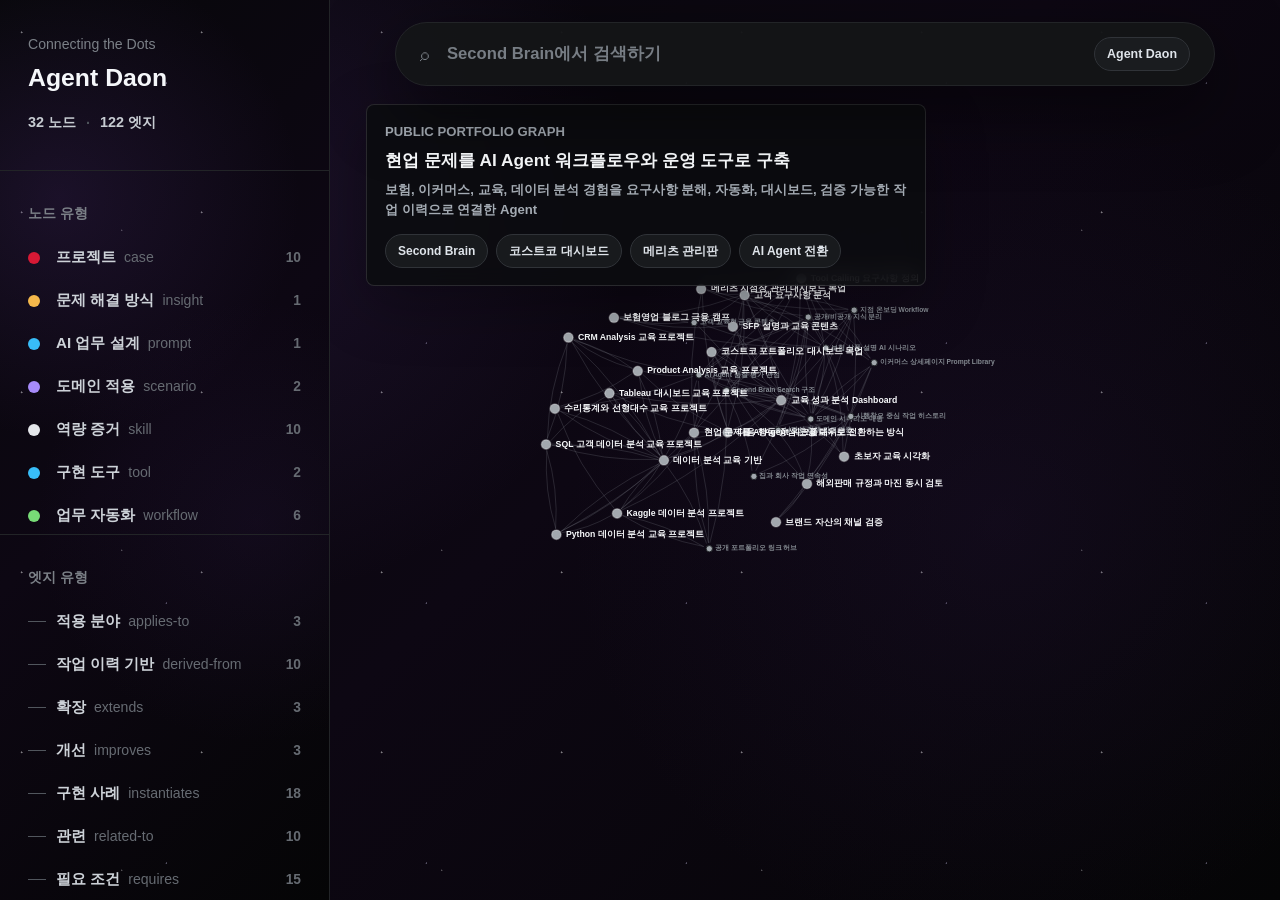
<file: index.html>
<!doctype html>
<html lang="ko">
  <head>
    <meta charset="utf-8" />
    <meta name="viewport" content="width=device-width, initial-scale=1" />
    <meta name="deploy-version" content="2026-06-12-agent-daon-header" />
    <title>Agent Daon Knowledge Graph</title>
    <link rel="stylesheet" href="./styles.css?v=mobile-touch-20260612" />
  </head>
  <body>
    <main class="graph-app" aria-label="Agent Daon knowledge graph">
      <aside class="left-sidebar" aria-label="graph filters">
        <header class="sidebar-title">
          <p>Connecting the Dots</p>
          <h1>Agent Daon</h1>
          <div class="graph-counts">
            <span id="visible-node-count">0 노드</span>
            <span class="dot-separator">·</span>
            <span id="visible-edge-count">0 엣지</span>
          </div>
        </header>

        <section class="sidebar-section">
          <h2>노드 유형</h2>
          <div id="type-filters" class="legend-list"></div>
        </section>

        <section class="sidebar-section">
          <h2>엣지 유형</h2>
          <div id="edge-filters" class="legend-list edge-list"></div>
        </section>

        <section class="sidebar-section compact-controls">
          <h2 id="layout-mode-label">자유</h2>
          <div class="text-tabs" id="layout-controls">
            <button type="button" data-layout="free" aria-pressed="true">자유</button>
            <button type="button" data-layout="type" aria-pressed="false">유형별</button>
            <button type="button" data-layout="hierarchy" aria-pressed="false">계층</button>
            <button type="button" data-layout="timeline" aria-pressed="false">시간순</button>
          </div>
        </section>

        <section class="sidebar-section compact-controls">
          <h2>노드 간격</h2>
          <div class="text-tabs" id="spacing-controls">
            <button type="button" data-spacing="0.78" aria-pressed="false">좁게</button>
            <button type="button" data-spacing="1" aria-pressed="true">보통</button>
            <button type="button" data-spacing="1.28" aria-pressed="false">넓게</button>
          </div>
        </section>

        <div class="sidebar-actions">
          <button type="button" id="reflow-button">↻ 다시 정렬</button>
          <button type="button" id="labels-button" aria-pressed="true">◌ 라벨 숨기기</button>
          <button type="button" id="reset-button">필터 초기화</button>
        </div>

        <p class="sidebar-help">
          노드를 드래그하시고 스크롤로 확대하실 수 있습니다.<br />
          클릭하시면 본문이 열립니다.
        </p>
      </aside>

      <section class="graph-area" aria-label="public knowledge graph">
        <label class="search-pill">
          <span aria-hidden="true">⌕</span>
          <input
            id="search-input"
            type="search"
            autocomplete="off"
            placeholder="Second Brain에서 검색하기"
          />
          <button type="button" id="ai-answer-button" class="ai-answer-button">Agent Daon</button>
        </label>

        <button type="button" id="mobile-filter-button" class="mobile-filter-button" aria-expanded="false">
          필터
        </button>

        <section id="search-results" class="search-results is-empty" aria-label="search results"></section>

        <section class="portfolio-brief" aria-label="portfolio summary">
          <div class="brief-copy">
            <p class="brief-kicker">PUBLIC PORTFOLIO GRAPH</p>
            <h2>현업 문제를 AI Agent 워크플로우와 운영 도구로 구축</h2>
            <p>
              보험, 이커머스, 교육, 데이터 분석 경험을 요구사항 분해, 자동화,
              대시보드, 검증 가능한 작업 이력으로 연결한 Agent
            </p>
          </div>
          <div class="brief-actions" aria-label="featured portfolio nodes">
            <button type="button" data-feature-node="second-brain-search">Second Brain</button>
            <button type="button" data-feature-node="costco-dashboard-portfolio-demo">코스트코 대시보드</button>
            <button type="button" data-feature-node="meritz-dashboard-portfolio-demo">메리츠 관리판</button>
            <button type="button" data-feature-node="ai-workflow-career-positioning">AI Agent 전환</button>
          </div>
        </section>

        <svg id="graph-svg" class="graph-svg" role="img" aria-label="public knowledge graph">
          <g id="graph-viewport">
            <g id="edge-layer"></g>
            <g id="node-layer"></g>
          </g>
        </svg>

        <section class="period-panel" aria-label="period selector">
          <div class="period-header">
            <div>
              <span class="period-kicker">기간 선택</span>
              <span id="period-label" class="period-label">전체 기간</span>
            </div>
            <button type="button" id="period-reset-button">전체 기간</button>
          </div>
          <div class="period-slider" id="period-slider">
            <input id="period-start" type="range" aria-label="기간 시작" />
            <input id="period-end" type="range" aria-label="기간 끝" />
          </div>
          <p>양쪽 핸들로 공개 노드의 작업 기간을 좁힐 수 있습니다.</p>
        </section>
      </section>

      <aside id="detail-drawer" class="detail-drawer is-empty" aria-label="selected node detail">
        <button type="button" id="detail-close" class="detail-close" aria-label="선택한 노드 닫기">×</button>
        <div id="detail-view" class="detail-view"></div>
      </aside>
    </main>

    <script src="./data/public-data.js"></script>
    <script src="./config.js"></script>
    <script src="./app.js?v=mobile-touch-20260612" defer></script>
  </body>
</html>
</file>
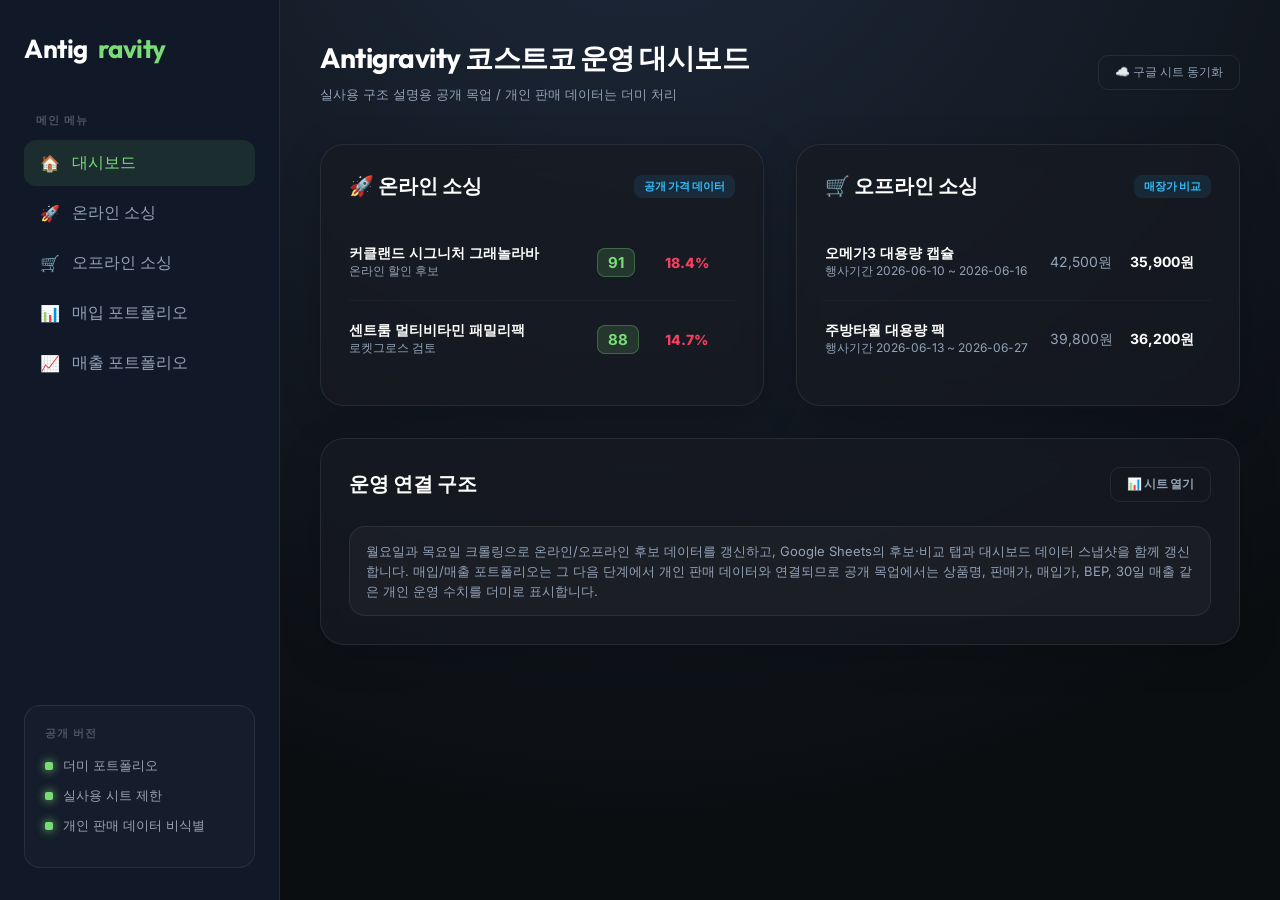
<file: demos/costco-dashboard/index.html>
<!doctype html>
<html lang="ko">
<head>
  <meta charset="utf-8" />
  <meta name="viewport" content="width=device-width, initial-scale=1" />
  <title>Costco Portfolio Dashboard Demo</title>
  <link href="https://fonts.googleapis.com/css2?family=Outfit:wght@400;600;700&family=Inter:wght@400;500;600&display=swap" rel="stylesheet">
  <style>
    :root {
      --bg-color: #0b0e11;
      --card-bg: rgba(23, 27, 34, 0.7);
      --card-border: rgba(255, 255, 255, 0.08);
      --text-primary: #ffffff;
      --text-secondary: #94a3b8;
      --primary: #78dc77;
      --primary-glow: rgba(120, 220, 119, 0.2);
      --secondary: #38bdf8;
      --accent: #f43f5e;
      --sidebar-bg: #111827;
      --warn: #f59e0b;
      --violet: #c084fc;
    }

    * { box-sizing: border-box; }
    body {
      background-color: var(--bg-color);
      background-image: radial-gradient(circle at 50% -20%, #1e293b 0%, var(--bg-color) 80%);
      color: var(--text-primary);
      font-family: "Inter", "Pretendard", sans-serif;
      margin: 0;
      display: flex;
      height: 100vh;
      overflow: hidden;
      letter-spacing: 0;
    }
    h1, h2, h3, .logo, .purchase-screen .page-title, .purchase-screen .sc-value {
      font-family: "Outfit", "Pretendard", sans-serif;
    }
    button, input, select { font: inherit; }

    aside {
      width: 280px;
      background: var(--sidebar-bg);
      border-right: 1px solid var(--card-border);
      padding: 32px 24px;
      display: flex;
      flex-direction: column;
      z-index: 100;
    }
    .logo {
      font-size: 26px;
      font-weight: 700;
      color: #fff;
      margin-bottom: 48px;
      display: flex;
      align-items: center;
      gap: 10px;
      letter-spacing: -0.5px;
    }
    .logo span { color: var(--primary); }
    .nav-group { margin-bottom: 32px; }
    .nav-label {
      font-size: 11px;
      text-transform: uppercase;
      color: #4b5563;
      font-weight: 700;
      letter-spacing: 1px;
      margin-bottom: 12px;
      margin-left: 12px;
    }
    .nav-item {
      padding: 12px 16px;
      margin-bottom: 4px;
      border-radius: 12px;
      cursor: pointer;
      transition: all 0.2s cubic-bezier(0.4, 0, 0.2, 1);
      color: var(--text-secondary);
      display: flex;
      align-items: center;
      gap: 12px;
      font-weight: 500;
      border: 0;
      background: transparent;
      width: 100%;
      text-align: left;
    }
    .nav-item:hover { background: rgba(255, 255, 255, 0.03); color: #fff; }
    .nav-item.active { background: rgba(120, 220, 119, 0.1); color: var(--primary); }
    .agent-status {
      margin-top: auto;
      background: rgba(255, 255, 255, 0.02);
      padding: 20px;
      border-radius: 16px;
      border: 1px solid var(--card-border);
    }
    .agent { display: flex; align-items: center; margin-bottom: 12px; font-size: 13px; color: #9ca3af; }
    .led {
      width: 8px;
      height: 8px;
      border-radius: 2px;
      background: var(--primary);
      margin-right: 10px;
      box-shadow: 0 0 10px var(--primary);
      animation: pulse 2s infinite;
    }
    @keyframes pulse { 0% { opacity: 0.4; } 50% { opacity: 1; } 100% { opacity: 0.4; } }

    main { flex: 1; padding: 40px; overflow-y: auto; background: transparent; }
    header { display: flex; justify-content: space-between; align-items: center; margin-bottom: 40px; gap: 20px; }
    h1 { font-size: 28px; font-weight: 700; margin: 0; letter-spacing: -0.5px; }
    .view { display: none; }
    .view.active { display: block; }
    .dashboard-grid { display: grid; grid-template-columns: repeat(2, 1fr); gap: 32px; }
    .root-card {
      background: var(--card-bg);
      backdrop-filter: blur(12px);
      -webkit-backdrop-filter: blur(12px);
      border-radius: 24px;
      padding: 28px;
      border: 1px solid var(--card-border);
      box-shadow: 0 10px 40px rgba(0,0,0,0.2);
      transition: transform 0.3s ease, box-shadow 0.3s ease;
    }
    .root-card:hover { transform: translateY(-4px); box-shadow: 0 20px 50px rgba(0,0,0,0.3); border-color: rgba(255,255,255,0.15); }
    .card-full { grid-column: span 2; }
    h2 {
      font-size: 20px;
      font-weight: 600;
      color: #fff;
      margin-top: 0;
      margin-bottom: 24px;
      display: flex;
      align-items: center;
      justify-content: space-between;
      gap: 12px;
    }
    .item-list { width: 100%; border-collapse: separate; border-spacing: 0; }
    .item-list th {
      text-align: left;
      color: #64748b;
      padding: 0 14px 16px 0;
      font-size: 12px;
      font-weight: 600;
      border-bottom: 1px solid var(--card-border);
      white-space: nowrap;
    }
    .item-list td {
      padding: 20px 14px 20px 0;
      border-bottom: 1px solid rgba(255,255,255,0.03);
      font-size: 14px;
      vertical-align: middle;
    }
    .item-list tr:last-child td { border-bottom: none; }
    .table-scroll { width: 100%; overflow-x: auto; }
    .badge { background: rgba(255, 255, 255, 0.05); padding: 4px 8px; border-radius: 6px; font-size: 11px; color: #94a3b8; font-weight: 500; }
    .source-tag { background: rgba(56, 189, 248, 0.1); color: var(--secondary); padding: 4px 10px; border-radius: 8px; font-weight: 600; font-size: 11px; display: inline-block; }
    .score-badge {
      background: rgba(120, 220, 119, 0.15);
      color: var(--primary);
      padding: 4px 10px;
      border-radius: 8px;
      font-weight: 700;
      font-size: 15px;
      border: 1px solid rgba(120, 220, 119, 0.3);
      display: inline-block;
    }
    .tag-row { display: flex; flex-wrap: wrap; gap: 6px; margin-top: 8px; }
    .tag { padding: 2px 8px; border-radius: 4px; font-size: 11px; font-weight: 600; display: inline-block; }
    .tag-home { background: rgba(56, 189, 248, 0.15); color: var(--secondary); border: 1px solid rgba(56, 189, 248, 0.3); }
    .tag-rocket { background: rgba(244, 63, 94, 0.15); color: var(--accent); border: 1px solid rgba(244, 63, 94, 0.3); }
    .profit-box { background: rgba(255,255,255,0.03); border: 1px solid var(--card-border); padding: 10px; border-radius: 12px; font-size: 12px; }
    .profit-val { font-size: 14px; font-weight: 700; color: var(--primary); }
    .filter-tab {
      padding: 8px 16px;
      font-size: 13px;
      font-weight: 500;
      color: var(--text-secondary);
      cursor: pointer;
      border-radius: 10px;
      transition: 0.2s;
      border: 0;
      background: transparent;
    }
    .filter-tab:hover { background: rgba(255,255,255,0.05); color: #fff; }
    .filter-tab.active { background: var(--primary); color: #000; font-weight: 700; }
    .filter-panel {
      display: none;
      align-items: center;
      gap: 8px;
      flex-wrap: wrap;
      margin: -10px 0 18px;
      padding: 12px 14px;
      border: 1px solid var(--card-border);
      border-radius: 12px;
      background: rgba(255,255,255,0.025);
    }
    .filter-panel.open { display: flex; }
    .filter-label { color: var(--text-secondary); font-size: 12px; font-weight: 700; margin-right: 4px; }
    .cat-chip {
      border: 1px solid var(--card-border);
      background: rgba(255,255,255,0.04);
      color: var(--text-secondary);
      border-radius: 999px;
      padding: 6px 11px;
      font-size: 12px;
      font-weight: 700;
      cursor: pointer;
    }
    .cat-chip:hover { color: #fff; border-color: rgba(120,220,119,0.35); }
    .cat-chip.active { background: rgba(120,220,119,0.14); border-color: rgba(120,220,119,0.42); color: var(--primary); }
    .img-thumb-lg { width: 128px; height: 128px; object-fit: cover; border-radius: 12px; background: linear-gradient(135deg, rgba(120,220,119,.2), rgba(56,189,248,.18)); border: 1px solid var(--card-border); }
    .img-thumb-md { width: 108px; height: 108px; object-fit: cover; border-radius: 12px; background: linear-gradient(135deg, rgba(120,220,119,.2), rgba(56,189,248,.18)); border: 1px solid var(--card-border); }
    .cell-name { font-weight: 600; }
    .cell-name-lg { font-weight: 600; font-size: 15px; }
    .cell-id { font-size: 12px; color: var(--text-secondary); }
    .cell-id-xs { font-size: 11px; color: var(--text-secondary); margin-top: 4px; }
    .cell-price-online { color: var(--text-secondary); }
    .cell-price-offline { font-weight: 700; }
    .cell-diff { color: var(--secondary); font-weight: 700; }
    .cell-promo { color: var(--accent); font-weight: 600; font-size: 13px; }
    .disc-high { color: var(--accent); font-weight: 800; }
    .disc-high-lg { color: var(--accent); font-weight: 800; font-size: 15px; }
    .cat1-label { font-size: 12px; font-weight: 700; color: var(--primary); }
    .cat2-label { font-size: 11px; color: var(--text-secondary); }
    .price-label-sm { font-size: 12px; color: var(--text-secondary); }
    .price-val-sm { font-size: 12px; font-weight: 600; color: #fff; }
    .action-btn {
      background: rgba(56, 189, 248, 0.1);
      color: var(--secondary);
      border: 1px solid rgba(56, 189, 248, 0.3);
      padding: 8px 14px;
      border-radius: 10px;
      font-weight: 700;
      cursor: pointer;
      white-space: nowrap;
    }
    .sheet-btn {
      background: none;
      border: 1px solid var(--card-border);
      color: var(--text-secondary);
      padding: 8px 16px;
      border-radius: 10px;
      font-size: 12px;
      cursor: pointer;
    }
    .toolbar-like {
      display: flex;
      flex-wrap: wrap;
      gap: 10px;
      align-items: center;
      margin-bottom: 22px;
      padding: 16px;
      background: rgba(255,255,255,0.02);
      border: 1px solid var(--card-border);
      border-radius: 18px;
    }

    .purchase-screen {
      --p-bg: #0b0e11;
      --p-card: rgba(23,27,34,0.85);
      --p-border: rgba(255,255,255,0.08);
      --p-primary: #78dc77;
      --p-primary-g: rgba(120,220,119,0.15);
      --p-secondary: #38bdf8;
      --p-accent: #f43f5e;
      --p-warn: #f59e0b;
      --p-text1: #ffffff;
      --p-text2: #94a3b8;
      --p-text3: #4b5563;
    }
    .purchase-screen .page { max-width: 1400px; margin: 0 auto; padding: 0 0 24px; }
    .purchase-screen .page-header { display: flex; justify-content: space-between; align-items: center; margin-bottom: 32px; flex-wrap: wrap; gap: 16px; }
    .purchase-screen .page-title { font-size: 26px; font-weight: 700; display: flex; align-items: center; gap: 10px; }
    .purchase-screen .status-bar { font-size: 12px; color: var(--p-text3); margin-top: 8px; }
    .purchase-screen .controls { display: flex; gap: 10px; align-items: center; flex-wrap: wrap; }
    .purchase-screen .btn-refresh,
    .purchase-screen .btn-reparse,
    .purchase-screen .btn-sync {
      background: var(--p-card);
      color: #fff;
      border: 1px solid var(--p-border);
      padding: 8px 18px;
      border-radius: 10px;
      font-size: 13px;
      font-weight: 600;
      cursor: pointer;
      display: flex;
      align-items: center;
      gap: 6px;
      transition: .2s;
    }
    .purchase-screen .btn-reparse { background: rgba(56,189,248,0.1); color: var(--p-secondary); border-color: rgba(56,189,248,0.3); }
    .purchase-screen .btn-sync { background: rgba(244,63,94,0.12); color: #fb7185; border-color: rgba(244,63,94,0.3); }
    .purchase-screen .summary-grid { display: grid; grid-template-columns: repeat(5, 1fr); gap: 16px; margin-bottom: 28px; }
    .purchase-screen .summary-card {
      background: var(--p-card);
      border: 1px solid var(--p-border);
      border-radius: 18px;
      padding: 22px 24px;
      backdrop-filter: blur(10px);
      transition: transform .2s;
    }
    .purchase-screen .summary-card:hover { transform: translateY(-3px); }
    .purchase-screen .sc-label { font-size: 11px; color: var(--p-text3); font-weight: 700; text-transform: uppercase; letter-spacing: .8px; margin-bottom: 10px; }
    .purchase-screen .sc-value { font-size: 26px; font-weight: 700; }
    .purchase-screen .sc-sub { font-size: 12px; color: var(--p-text2); margin-top: 4px; }
    .purchase-screen .col-green { color: var(--p-primary); }
    .purchase-screen .col-red { color: var(--p-accent); }
    .purchase-screen .col-blue { color: var(--p-secondary); }
    .purchase-screen .col-warn { color: var(--p-warn); }
    .purchase-screen .card {
      background: var(--p-card);
      border: 1px solid var(--p-border);
      border-radius: 20px;
      padding: 24px 28px;
      backdrop-filter: blur(10px);
      margin-bottom: 20px;
    }
    .purchase-screen .card-header { display: flex; justify-content: space-between; align-items: center; margin-bottom: 20px; gap: 12px; flex-wrap: wrap; }
    .purchase-screen .card-title { font-size: 16px; font-weight: 600; display: flex; align-items: center; gap: 8px; }
    .purchase-screen .tab-bar { display: flex; gap: 6px; margin-bottom: 20px; background: rgba(255,255,255,0.03); padding: 4px; border-radius: 12px; width: fit-content; }
    .purchase-screen .tab-btn { padding: 8px 18px; border-radius: 9px; border: none; background: transparent; color: var(--p-text2); font-size: 13px; font-weight: 600; cursor: pointer; }
    .purchase-screen .tab-btn.active { background: rgba(120,220,119,0.12); color: var(--p-primary); }
    .purchase-screen .tbl { width: 100%; border-collapse: separate; border-spacing: 0; font-size: 13px; }
    .purchase-screen .tbl th { color: var(--p-text3); font-weight: 700; font-size: 11px; text-transform: uppercase; letter-spacing: .6px; padding: 0 12px 14px 0; border-bottom: 1px solid var(--p-border); text-align: left; white-space: nowrap; }
    .purchase-screen .tbl td { padding: 14px 12px 14px 0; border-bottom: 1px solid rgba(255,255,255,0.03); vertical-align: middle; }
    .purchase-screen .tag-type, .purchase-screen .margin-chip, .sales-screen .badge {
      display: inline-block;
      padding: 3px 10px;
      border-radius: 6px;
      font-size: 11px;
      font-weight: 700;
    }
    .purchase-screen .tag-profit { background: rgba(120,220,119,0.12); color: var(--p-primary); }
    .purchase-screen .tag-loss { background: rgba(244,63,94,0.12); color: var(--p-accent); }
    .purchase-screen .tag-nodata { background: rgba(255,255,255,0.05); color: var(--p-text3); }
    .purchase-screen .coupang-logo { font-size: 11px; background: rgba(244,63,94,0.1); color: #fb7185; border: 1px solid rgba(244,63,94,0.25); padding: 3px 9px; border-radius: 5px; font-weight: 700; letter-spacing: .5px; }
    .purchase-screen .coupang-logo.growth { background: rgba(120,220,119,0.1); color: var(--p-primary); border-color: rgba(120,220,119,0.25); }
    .purchase-screen .cq-tab-group { display: flex; gap: 4px; background: rgba(255,255,255,0.05); border-radius: 8px; padding: 3px; }
    .purchase-screen .cq-tab { padding: 4px 14px; border-radius: 6px; border: none; background: transparent; color: var(--p-text3); font-size: 12px; font-weight: 700; cursor: pointer; letter-spacing: .5px; }
    .purchase-screen .cq-tab.active-wing { background: rgba(244,63,94,0.2); color: #fb7185; }
    .purchase-screen .cq-tab.active-growth { background: rgba(120,220,119,0.2); color: var(--p-primary); }
    .purchase-screen .cq-name, .purchase-screen .cq-option { white-space: normal; overflow-wrap: anywhere; word-break: keep-all; line-height: 1.45; }
    .purchase-screen .cq-name { font-weight: 500; font-size: 13px; }
    .purchase-screen .cq-option { color: var(--p-text2); font-size: 12px; }
    .purchase-screen .cq-price-cell, .purchase-screen .cq-number-cell { white-space: nowrap; font-family: "Outfit", sans-serif; font-weight: 600; }
    .purchase-screen .code-badge { background: rgba(255,255,255,0.05); color: var(--p-text2); padding: 3px 8px; border-radius: 5px; font-size: 11px; font-family: monospace; }
    .purchase-screen .rg-stock-pill { display: inline-block; padding: 2px 8px; border-radius: 10px; font-size: 11px; font-weight: 700; }
    .purchase-screen .rg-stock-pill.in-stock { background: rgba(120,220,119,0.15); color: var(--p-primary); }
    .purchase-screen .rg-stock-pill.no-stock { background: rgba(244,63,94,0.1); color: var(--p-accent); }
    .purchase-screen .inbound-pill { display: inline-block; padding: 2px 7px; border-radius: 10px; font-size: 11px; font-weight: 700; white-space: nowrap; background: rgba(234,179,8,0.14); color: #eab308; }

    .sales-screen {
      --s-bg: #101418;
      --s-panel: #151b21;
      --s-panel-2: #1b232b;
      --s-line: rgba(255,255,255,0.08);
      --s-text: #eef4f8;
      --s-muted: #9aa8b2;
      --s-soft: #6f7e89;
      --s-green: #78dc77;
      --s-blue: #38bdf8;
      --s-amber: #f5b84b;
      --s-red: #fb7185;
      --s-violet: #c084fc;
      font-family: "Pretendard", "Noto Sans KR", system-ui, sans-serif;
    }
    .sales-screen .page { width: min(1500px, 100%); margin: 0 auto; padding: 0 0 42px; }
    .sales-screen .page-header { display: flex; justify-content: space-between; align-items: flex-start; gap: 16px; margin-bottom: 20px; }
    .sales-screen .title { font-size: clamp(24px, 3vw, 34px); line-height: 1.15; font-weight: 800; }
    .sales-screen .status { margin-top: 8px; color: var(--s-muted); font-size: 13px; }
    .sales-screen .controls { display: flex; justify-content: flex-end; align-items: center; gap: 8px; flex-wrap: wrap; }
    .sales-screen .btn {
      min-height: 36px;
      border: 1px solid var(--s-line);
      border-radius: 8px;
      padding: 7px 11px;
      background: var(--s-panel-2);
      color: var(--s-text);
      cursor: pointer;
      font-size: 13px;
      font-weight: 700;
    }
    .sales-screen .btn.active { background: rgba(120,220,119,0.16); border-color: rgba(120,220,119,0.38); color: var(--s-green); }
    .sales-screen .date-input {
      min-height: 36px;
      border: 1px solid var(--s-line);
      border-radius: 8px;
      padding: 7px 10px;
      background: var(--s-panel-2);
      color: var(--s-text);
      font-size: 12px;
      font-weight: 700;
    }
    .sales-screen .date-sep { color: var(--s-muted); font-weight: 800; }
    .sales-screen .summary-grid { display: grid; grid-template-columns: repeat(6, minmax(0, 1fr)); gap: 10px; margin-bottom: 14px; }
    .sales-screen .summary-card { min-width: 0; min-height: 112px; border: 1px solid var(--s-line); border-radius: 8px; background: var(--s-panel); padding: 15px; }
    .sales-screen .label { color: var(--s-muted); font-size: 12px; font-weight: 800; }
    .sales-screen .value { margin-top: 10px; font-size: clamp(21px, 2.1vw, 29px); line-height: 1.05; font-weight: 850; overflow-wrap: anywhere; }
    .sales-screen .sub { margin-top: 8px; color: var(--s-soft); font-size: 12px; line-height: 1.35; }
    .sales-screen .panel { border: 1px solid var(--s-line); border-radius: 8px; background: var(--s-panel); overflow: hidden; margin-bottom: 14px; }
    .sales-screen .panel-head { display: flex; justify-content: space-between; align-items: center; gap: 12px; padding: 15px; border-bottom: 1px solid var(--s-line); }
    .sales-screen .panel-title { font-size: 16px; font-weight: 850; }
    .sales-screen .trend-chart { position: relative; min-height: 310px; padding: 16px; }
    .sales-screen .chart-svg { display: block; width: 100%; height: 280px; }
    .sales-screen .legend { display: flex; gap: 14px; align-items: center; flex-wrap: wrap; color: var(--s-muted); font-size: 12px; font-weight: 700; }
    .sales-screen .legend-item { display: inline-flex; align-items: center; gap: 6px; }
    .sales-screen .legend-line { width: 18px; height: 3px; border-radius: 999px; display: inline-block; }
    .sales-screen .toolbar { display: flex; gap: 8px; align-items: center; flex-wrap: wrap; }
    .sales-screen .table-wrap { width: 100%; overflow-x: auto; }
    .sales-screen table { width: 100%; min-width: 1450px; border-collapse: collapse; table-layout: fixed; }
    .sales-screen th, .sales-screen td { padding: 10px 8px; border-bottom: 1px solid var(--s-line); text-align: left; vertical-align: middle; }
    .sales-screen th { color: var(--s-muted); font-size: 11px; font-weight: 850; }
    .sales-screen .sort-btn { border: 0; background: transparent; color: inherit; font-weight: 850; cursor: pointer; padding: 0; }
    .sales-screen .sort-btn.active { color: var(--s-blue); }
    .sales-screen .name { font-weight: 800; line-height: 1.35; }
    .sales-screen .option { margin-top: 4px; color: var(--s-soft); font-size: 12px; }
    .sales-screen .num { font-weight: 800; white-space: nowrap; }
    .sales-screen .positive { color: var(--s-green); }
    .sales-screen .negative { color: var(--s-red); }
    .sales-screen .muted { color: var(--s-soft); }
    .sales-screen .badge.wing { background: rgba(251,113,133,0.13); color: var(--s-red); }
    .sales-screen .badge.growth { background: rgba(120,220,119,0.13); color: var(--s-green); }
    .sales-screen .badge.good { background: rgba(120,220,119,0.13); color: var(--s-green); }
    .sales-screen .badge.warn { background: rgba(245,184,75,0.13); color: var(--s-amber); }
    .sales-screen .badge.bad { background: rgba(251,113,133,0.13); color: var(--s-red); }

    .public-note {
      color: var(--text-secondary);
      background: rgba(255,255,255,0.03);
      border: 1px solid var(--card-border);
      border-radius: 16px;
      padding: 14px 16px;
      margin-bottom: 20px;
      line-height: 1.55;
      font-size: 13px;
    }
    .public-note strong { color: #fff; }
    .private-dummy { color: var(--warn); }
    ::-webkit-scrollbar { width: 8px; height: 8px; }
    ::-webkit-scrollbar-track { background: transparent; }
    ::-webkit-scrollbar-thumb { background: rgba(255,255,255,0.1); border-radius: 4px; }
    ::-webkit-scrollbar-thumb:hover { background: rgba(255,255,255,0.2); }

    @media (max-width: 1100px) {
      body { display: block; height: auto; overflow: auto; }
      aside { width: auto; min-height: auto; }
      main { padding: 24px; overflow: visible; }
      .dashboard-grid { grid-template-columns: 1fr; }
      .card-full { grid-column: auto; }
      .purchase-screen .summary-grid, .sales-screen .summary-grid { grid-template-columns: repeat(2, minmax(0, 1fr)); }
      .sales-screen .page-header, .purchase-screen .page-header, header { flex-direction: column; align-items: stretch; }
    }
  </style>
</head>
<body>
  <aside>
    <div class="logo">Antig<span>ravity</span></div>
    <div class="nav-group">
      <div class="nav-label">메인 메뉴</div>
      <button class="nav-item active" type="button" data-view-target="dashboard">🏠 <span>대시보드</span></button>
      <button class="nav-item" type="button" data-view-target="online">🚀 <span>온라인 소싱</span></button>
      <button class="nav-item" type="button" data-view-target="offline">🛒 <span>오프라인 소싱</span></button>
      <button class="nav-item" type="button" data-view-target="purchase">📊 <span>매입 포트폴리오</span></button>
      <button class="nav-item" type="button" data-view-target="sales">📈 <span>매출 포트폴리오</span></button>
    </div>
    <div class="agent-status">
      <div class="nav-label" style="margin-left:0; margin-bottom:16px">공개 버전</div>
      <div class="agent"><div class="led"></div>더미 포트폴리오</div>
      <div class="agent"><div class="led"></div>실사용 시트 제한</div>
      <div class="agent"><div class="led"></div>개인 판매 데이터 비식별</div>
    </div>
  </aside>

  <main>
    <section class="view active" id="dashboard">
      <header>
        <div>
          <h1>Antigravity 코스트코 운영 대시보드</h1>
          <div style="margin-top:8px;color:var(--text-secondary);font-size:13px">실사용 구조 설명용 공개 목업 / 개인 판매 데이터는 더미 처리</div>
        </div>
        <button class="sheet-btn js-restricted" type="button">☁️ 구글 시트 동기화</button>
      </header>

      <div class="dashboard-grid">
        <div class="root-card">
          <h2><span>🚀 온라인 소싱</span><span class="source-tag">공개 가격 데이터</span></h2>
          <table class="item-list">
            <tbody>
              <tr>
                <td><div class="cell-name">커클랜드 시그니처 그래놀라바</div><div class="price-label-sm">온라인 할인 후보</div></td>
                <td><span class="score-badge">91</span></td>
                <td><span class="disc-high">18.4%</span></td>
              </tr>
              <tr>
                <td><div class="cell-name">센트룸 멀티비타민 패밀리팩</div><div class="price-label-sm">로켓그로스 검토</div></td>
                <td><span class="score-badge">88</span></td>
                <td><span class="disc-high">14.7%</span></td>
              </tr>
            </tbody>
          </table>
        </div>

        <div class="root-card">
          <h2><span>🛒 오프라인 소싱</span><span class="source-tag">매장가 비교</span></h2>
          <table class="item-list">
            <tbody>
              <tr>
                <td><div class="cell-name">오메가3 대용량 캡슐</div><div class="price-label-sm">행사기간 2026-06-10 ~ 2026-06-16</div></td>
                <td class="cell-price-online">42,500원</td>
                <td class="cell-price-offline">35,900원</td>
              </tr>
              <tr>
                <td><div class="cell-name">주방타월 대용량 팩</div><div class="price-label-sm">행사기간 2026-06-13 ~ 2026-06-27</div></td>
                <td class="cell-price-online">39,800원</td>
                <td class="cell-price-offline">36,200원</td>
              </tr>
            </tbody>
          </table>
        </div>

        <div class="root-card card-full">
          <h2><span>운영 연결 구조</span><button class="sheet-btn js-restricted" type="button">📊 시트 열기</button></h2>
          <div class="public-note" style="margin-bottom:0">
            월요일과 목요일 크롤링으로 온라인/오프라인 후보 데이터를 갱신하고, Google Sheets의 후보·비교 탭과 대시보드 데이터 스냅샷을 함께 갱신합니다.
            매입/매출 포트폴리오는 그 다음 단계에서 개인 판매 데이터와 연결되므로 공개 목업에서는 상품명, 판매가, 매입가, BEP, 30일 매출 같은 개인 운영 수치를 더미로 표시합니다.
          </div>
        </div>
      </div>
    </section>

    <section class="view" id="online">
      <header>
        <div style="display:flex;align-items:center;gap:20px;flex-wrap:wrap">
          <h1>🚀 온라인 소싱 (Online Sourcing)</h1>
          <span style="background:rgba(56,189,248,0.1);color:var(--secondary);padding:6px 16px;border-radius:20px;font-size:13px;font-weight:600;border:1px solid rgba(56,189,248,0.3)">고가치 온라인 상품 자동 선별</span>
        </div>
      </header>
      <div class="toolbar-like">
        <div style="display:flex;gap:8px;background:rgba(0,0,0,0.2);padding:4px;border-radius:12px">
          <button class="filter-tab active" type="button" data-online-cat="all">전체</button>
          <button class="filter-tab" type="button" data-online-cat="food">🍎 식품</button>
          <button class="filter-tab" type="button" data-online-cat="nonfood">💄 비식품</button>
        </div>
        <input type="text" placeholder="상품명 검색..." style="background:rgba(255,255,255,0.05);border:1px solid var(--card-border);color:#fff;padding:8px 14px;border-radius:10px;font-size:13px;width:180px">
        <select style="background:rgba(255,255,255,0.05);border:1px solid var(--card-border);color:#fff;padding:8px 14px;border-radius:10px;font-size:13px">
          <option>모든 태그</option>
          <option>로켓그로스 추천</option>
          <option>재택소싱 가능</option>
        </select>
      </div>
      <div class="filter-panel" id="online-cat2-panel">
        <span class="filter-label">상세 카테고리</span>
        <div id="online-cat2-options" style="display:flex;gap:8px;flex-wrap:wrap"></div>
      </div>
      <div class="root-card card-full">
        <h2><span>💎 소싱 가치 선별 리스트</span><button class="sheet-btn js-restricted" type="button">📊 시트 열기</button></h2>
        <div class="table-scroll">
          <table class="item-list">
            <thead>
              <tr>
                <th>이미지</th>
                <th>상품 정보</th>
                <th>분류</th>
                <th>소싱 점수</th>
                <th>가격 비교 (온/오프)</th>
                <th>수익 시뮬레이션</th>
                <th>할인율</th>
                <th>이동</th>
              </tr>
            </thead>
            <tbody id="online-sourcing-body"></tbody>
          </table>
        </div>
      </div>
    </section>

    <section class="view" id="offline">
      <header>
        <div style="display:flex;align-items:center;gap:15px;flex-wrap:wrap">
          <h1>🛒 오프라인 소싱 (Offline Sourcing)</h1>
          <button class="sheet-btn js-restricted" type="button">📊 Google Sheets</button>
        </div>
        <div style="background:var(--primary-glow);color:var(--primary);padding:8px 20px;border-radius:120px;font-size:13px;font-weight:600;border:1px solid rgba(120,220,119,0.3)">🔥 오프라인이 더 저렴한 전략 품목</div>
      </header>
      <div class="root-card card-full">
        <h2>
          <span>📦 추천 소싱 목록</span>
          <span style="font-size:12px;color:var(--text-secondary);font-weight:400">온라인 대비 가격 우위 품목</span>
          <button class="sheet-btn" id="offline-category-toggle" type="button">카테고리</button>
        </h2>
        <div class="filter-panel" id="offline-category-panel">
          <span class="filter-label">카테고리</span>
          <div id="offline-category-options" style="display:flex;gap:8px;flex-wrap:wrap"></div>
        </div>
        <div class="table-scroll">
          <table class="item-list">
            <thead>
              <tr>
                <th>이미지</th>
                <th>상품 정보</th>
                <th>카테고리</th>
                <th>온라인가</th>
                <th>오프라인가</th>
                <th>할인율</th>
                <th>예상이익</th>
                <th>행사기간</th>
              </tr>
            </thead>
            <tbody id="offline-sourcing-body"></tbody>
          </table>
        </div>
      </div>
    </section>

    <section class="view purchase-screen" id="purchase">
      <div class="page">
        <div class="page-header">
          <div>
            <div class="page-title">📦 매입 포트폴리오</div>
            <div class="status-bar">공개 목업: 개인 판매 상품명과 운영 수치 더미 처리</div>
          </div>
          <div class="controls">
            <button class="btn-refresh js-restricted" type="button">📈 매출</button>
            <button class="btn-reparse js-restricted" type="button">🧾 영수증</button>
            <button class="btn-sync js-restricted" type="button">🛒 동기화</button>
            <button class="btn-refresh js-restricted" type="button">📦 입고</button>
          </div>
        </div>

        <div class="summary-grid">
          <div class="summary-card"><div class="sc-label">총 매입 (소계)</div><div class="sc-value" style="color:#94a3b8">₩4,280,000</div><div class="sc-sub">더미 구매 36건</div></div>
          <div class="summary-card"><div class="sc-label">실 매입 (구매가)</div><div class="sc-value col-green">₩3,940,000</div><div class="sc-sub">쿠폰 반영 후</div></div>
          <div class="summary-card"><div class="sc-label">예상 매출</div><div class="sc-value col-blue">₩5,620,000</div><div class="sc-sub">판매가 더미 기준</div></div>
          <div class="summary-card"><div class="sc-label">예상 이익</div><div class="sc-value col-green">₩712,000</div><div class="sc-sub">BEP 더미 기준</div></div>
          <div class="summary-card"><div class="sc-label">확인 필요</div><div class="sc-value col-warn">4</div><div class="sc-sub">입고/매핑 점검</div></div>
        </div>

        <div class="card">
          <div class="card-header">
            <span class="card-title">🛒 쿠팡 판매 현황 <span class="coupang-logo" id="cq-mode-label">WING</span></span>
            <div style="display:flex;gap:10px;align-items:center;flex-wrap:wrap">
              <div class="cq-tab-group">
                <button class="cq-tab active-wing" id="cq-tab-wing" type="button" onclick="setPurchaseTab('wing')">WING</button>
                <button class="cq-tab" id="cq-tab-growth" type="button" onclick="setPurchaseTab('growth')">GROWTH</button>
              </div>
              <button class="btn-sync js-restricted" type="button">동기화</button>
            </div>
          </div>
          <div style="overflow-x:auto">
            <table class="tbl" id="purchase-wing-table">
              <thead>
                <tr>
                  <th>상품명</th><th>수익성</th><th>마진율</th><th>마진액</th><th>판매가</th><th>매입가</th><th>BEP</th><th>30일 판매</th><th>30일 매출</th><th>옵션</th><th>옵션ID</th>
                </tr>
              </thead>
              <tbody id="purchase-wing-body"></tbody>
            </table>
            <table class="tbl" id="purchase-growth-table" style="display:none;min-width:1380px">
              <thead>
                <tr>
                  <th>상품명</th><th>수익성</th><th>마진율</th><th>마진액</th><th>판매가</th><th>매입가</th><th>BEP</th><th>30일 판매</th><th>30일 매출</th><th>재고</th><th>입고</th><th>옵션</th><th>옵션ID</th>
                </tr>
              </thead>
              <tbody id="purchase-growth-body"></tbody>
            </table>
          </div>
        </div>

        <div class="card">
          <div class="card-header"><span class="card-title">📋 매입 상세</span><button class="btn-refresh js-restricted" type="button">코스트코 매입 이력</button></div>
          <div style="overflow-x:auto">
            <table class="tbl">
              <thead>
                <tr><th>날짜</th><th>상품명</th><th>코드</th><th>카테고리</th><th>수량</th><th>단가</th><th>소계</th><th>할인코드</th><th>구매가</th><th>확인필요</th><th>유형</th></tr>
              </thead>
              <tbody id="purchase-detail-body"></tbody>
            </table>
          </div>
        </div>
      </div>
    </section>

    <section class="view sales-screen" id="sales">
      <div class="page">
        <div class="page-header">
          <div>
            <div class="title">매출 포트폴리오</div>
            <div class="status">공개 목업: 판매 상품명, 판매가, 매입가, BEP, 매출액 더미 처리</div>
          </div>
          <div class="controls">
            <input class="date-input" id="sales-start-date" type="date" value="2026-06-01" aria-label="매출 시작일">
            <span class="date-sep">~</span>
            <input class="date-input" id="sales-end-date" type="date" value="2026-06-16" aria-label="매출 종료일">
            <button class="btn active" id="sales-date-apply" type="button">기간 적용</button>
            <button class="btn js-restricted" type="button">매입</button>
            <button class="btn js-restricted" type="button">전체 동기화</button>
          </div>
        </div>

        <section class="summary-grid" aria-label="매출 요약">
          <div class="summary-card"><div class="label">해당 기간 매출</div><div class="value" id="sales-summary-revenue">₩0</div><div class="sub" id="sales-summary-range">더미 일별 매출 합계</div></div>
          <div class="summary-card"><div class="label">판매수량</div><div class="value" id="sales-summary-units">0개</div><div class="sub">Wing + Growth</div></div>
          <div class="summary-card"><div class="label">예상 매출총이익</div><div class="value positive" id="sales-summary-profit">₩0</div><div class="sub">더미 BEP 기준</div></div>
          <div class="summary-card"><div class="label">평균 마진율</div><div class="value" id="sales-summary-margin">0%</div><div class="sub">더미 판매가 기준</div></div>
          <div class="summary-card"><div class="label">상품/옵션수</div><div class="value" id="sales-summary-count">0</div><div class="sub">공개 표시용</div></div>
          <div class="summary-card"><div class="label">재고 위험 / 지연</div><div class="value negative" id="sales-summary-risk">0</div><div class="sub">운영 확인 대상</div></div>
        </section>

        <section class="panel trend-panel">
          <div class="panel-head">
            <div>
              <div class="panel-title">판매량 & 매출 트렌드</div>
              <div class="status" id="sales-chart-status">주문 API 기준 일별 집계 더미</div>
            </div>
            <div class="toolbar">
              <button class="btn active" type="button" data-sales-range="30">30일</button>
              <button class="btn" type="button" data-sales-range="14">14일</button>
              <button class="btn" type="button" data-sales-range="7">7일</button>
              <button class="btn" type="button">WING</button>
              <button class="btn" type="button">GROWTH</button>
              <button class="btn js-restricted" type="button">차트 동기화</button>
              <button class="btn js-restricted" type="button">보정</button>
            </div>
          </div>
          <div class="trend-chart">
            <div class="legend">
              <span class="legend-item"><span class="legend-line" style="background:#f5b84b"></span>판매량</span>
              <span class="legend-item"><span class="legend-line" style="background:#38bdf8"></span>매출</span>
            </div>
            <svg class="chart-svg" id="sales-trend-svg" viewBox="0 0 900 280" role="img" aria-label="일별 판매량과 매출 트렌드"></svg>
          </div>
        </section>

        <section class="panel">
          <div class="panel-head">
            <div>
              <div class="panel-title">상품별 매출</div>
              <div class="status" id="sales-table-status">더미 상품 / 개인 판매 데이터 비식별</div>
            </div>
            <div class="toolbar">
              <button class="btn active" type="button">전체</button>
              <button class="btn" type="button">WING</button>
              <button class="btn" type="button">GROWTH</button>
              <input class="search" type="search" placeholder="상품명, 옵션, 옵션ID 검색" style="min-height:36px;border:1px solid var(--s-line);border-radius:8px;background:var(--s-panel-2);color:var(--s-text);padding:7px 11px">
            </div>
          </div>
          <div class="table-wrap">
            <table>
              <thead>
                <tr>
                  <th><button class="sort-btn">상품명</button></th><th><button class="sort-btn">채널</button></th><th><button class="sort-btn">수익성</button></th><th><button class="sort-btn">현재가</button></th><th><button class="sort-btn">실판매가</button></th><th><button class="sort-btn">매입가</button></th><th><button class="sort-btn">BEP</button></th><th><button class="sort-btn">마진액</button></th><th><button class="sort-btn">마진율</button></th><th><button class="sort-btn">30일 판매</button></th><th><button class="sort-btn active">30일 매출</button></th><th><button class="sort-btn">예상 이익</button></th><th><button class="sort-btn">재고</button></th><th><button class="sort-btn">입고</button></th><th>옵션ID</th>
                </tr>
              </thead>
              <tbody id="sales-product-body"></tbody>
            </table>
          </div>
        </section>
      </div>
    </section>
  </main>

  <script src="./public-sourcing-data.js"></script>
  <script>
    const restrictedMessage = "클릭시 해당 시트로 이동합니다.(공개버전 제한)";
    const syncRestrictedMessage = "공개버전 제한된 기능입니다.";
    const sourcingData = window.COSTCO_PUBLIC_SOURCING_DATA || { online: [], offline: [] };
    const sourcingState = {
      onlineCat: "all",
      onlineCat2: "all",
      offlineCategory: "all",
      offlinePanelOpen: false
    };
    const fmtWon = (value) => `₩${Math.round(value || 0).toLocaleString("ko-KR")}`;
    const fmtPlainWon = (value) => `${Math.round(value || 0).toLocaleString("ko-KR")}원`;
    const escapeHtml = (value) => String(value ?? "").replace(/[&<>"']/g, (char) => ({
      "&": "&amp;",
      "<": "&lt;",
      ">": "&gt;",
      '"': "&quot;",
      "'": "&#39;"
    }[char]));

    const purchaseWingItems = Array.from({ length: 12 }, (_, index) => {
      const salePrice = 31900 + index * 2300;
      const cost = 21800 + index * 1700;
      const bep = cost + 3200 + (index % 4) * 550;
      const units = 7 + ((index * 5) % 31);
      return {
        name: `더미 판매상품 W-${String(index + 1).padStart(2, "0")}`,
        status: salePrice > bep + 2200 ? "수익" : "점검",
        option: index % 3 === 0 ? "세트 옵션" : "기본 옵션",
        id: `DM-W${String(index + 1).padStart(2, "0")}`,
        salePrice, cost, bep, units
      };
    });

    const purchaseGrowthItems = Array.from({ length: 12 }, (_, index) => {
      const salePrice = 38900 + index * 3100;
      const cost = 27100 + index * 2300;
      const bep = cost + 3900 + (index % 5) * 700;
      const units = 5 + ((index * 7) % 34);
      return {
        name: `더미 판매상품 G-${String(index + 1).padStart(2, "0")}`,
        status: salePrice > bep + 3000 ? "핵심" : "재고 위험",
        option: index % 4 === 0 ? "묶음 옵션" : "기본 옵션",
        id: `DM-G${String(index + 1).padStart(2, "0")}`,
        salePrice, cost, bep, units,
        stock: index % 5 === 0 ? 0 : 4 + ((index * 3) % 18),
        inbound: index % 5 === 0 ? "미확인 2" : `입고중 ${2 + (index % 7)}`
      };
    });

    const purchaseDetailItems = Array.from({ length: 18 }, (_, index) => {
      const qty = 3 + ((index * 4) % 16);
      const unit = 14900 + index * 1900;
      const subtotal = qty * unit;
      const purchase = subtotal - (index % 4) * 4500;
      return {
        date: `2026-06-${String(1 + (index % 16)).padStart(2, "0")}`,
        name: `더미 매입상품 ${String(index + 1).padStart(2, "0")}`,
        code: `DM-CT${String(index + 1).padStart(2, "0")}`,
        category: ["건강기능식품", "생활용품", "식품", "디지털/가전"][index % 4],
        qty, unit, subtotal, purchase,
        coupon: index % 3 === 0 ? `DM-CP${index + 1}` : "-",
        check: index % 6 === 0 ? "가격점검" : "정상",
        type: index % 2 === 0 ? "영수증" : "온라인 주문"
      };
    });

    const salesProducts = Array.from({ length: 14 }, (_, index) => {
      const channel = index % 3 === 0 ? "GROWTH" : "WING";
      const currentPrice = 29900 + index * 3600;
      const actualPrice = currentPrice - (index % 4) * 700;
      const cost = 19800 + index * 2500;
      const bep = cost + 3100 + (index % 5) * 650;
      return {
        name: `더미 판매상품 ${String(index + 1).padStart(2, "0")}`,
        option: index % 4 === 0 ? "세트 옵션" : "기본 옵션",
        id: `DM-S${String(index + 1).padStart(2, "0")}`,
        channel, currentPrice, actualPrice, cost, bep,
        stock: index % 6 === 0 ? 0 : 5 + ((index * 4) % 21),
        inbound: index % 6 === 0 ? "지연 확인" : (index % 4 === 0 ? "입고중" : "정상")
      };
    });

    function formatDateLocal(date) {
      const year = date.getFullYear();
      const month = String(date.getMonth() + 1).padStart(2, "0");
      const day = String(date.getDate()).padStart(2, "0");
      return `${year}-${month}-${day}`;
    }

    const salesDates = Array.from({ length: 30 }, (_, index) => {
      const date = new Date(2026, 4, 18);
      date.setDate(date.getDate() + index);
      return formatDateLocal(date);
    });

    function onlineCatKey(item) {
      if (item.cat1 === "식품") return "food";
      if (item.cat1 === "비식품") return "nonfood";
      return "other";
    }

    function currentOnlineRows() {
      return sourcingData.online.filter((item) => {
        const catMatch = sourcingState.onlineCat === "all" || onlineCatKey(item) === sourcingState.onlineCat;
        const cat2Match = sourcingState.onlineCat2 === "all" || item.cat2 === sourcingState.onlineCat2;
        return catMatch && cat2Match;
      });
    }

    function renderOnlineCat2Options() {
      const panel = document.getElementById("online-cat2-panel");
      const options = document.getElementById("online-cat2-options");
      if (!panel || !options) return;
      if (sourcingState.onlineCat === "all") {
        panel.classList.remove("open");
        options.innerHTML = "";
        sourcingState.onlineCat2 = "all";
        return;
      }
      const cat2Values = [...new Set(sourcingData.online
        .filter((item) => onlineCatKey(item) === sourcingState.onlineCat)
        .map((item) => item.cat2 || "-"))].sort();
      panel.classList.add("open");
      options.innerHTML = [
        `<button class="cat-chip ${sourcingState.onlineCat2 === "all" ? "active" : ""}" type="button" data-online-cat2="all">전체</button>`,
        ...cat2Values.map((cat2) =>
          `<button class="cat-chip ${sourcingState.onlineCat2 === cat2 ? "active" : ""}" type="button" data-online-cat2="${escapeHtml(cat2)}">${escapeHtml(cat2)}</button>`
        )
      ].join("");
    }

    function renderOnlineSourcingRows() {
      const tbody = document.getElementById("online-sourcing-body");
      if (!tbody) return;
      renderOnlineCat2Options();
      const rows = currentOnlineRows();
      tbody.innerHTML = rows.map((item) => {
        const tagHtml = (item.tags || []).map((tag) =>
          `<span class="tag ${tag.includes("로켓") ? "tag-rocket" : "tag-home"}">${escapeHtml(tag)}</span>`
        ).join("");
        const comparePrice = item.discount_price || item.online_price || 0;
        const diff = item.offline_price > 0 ? comparePrice - item.offline_price : 0;
        const margin = (item.coupang_est || 0) - comparePrice;
        return `
          <tr>
            <td><img src="${escapeHtml(item.image_url)}" loading="lazy" class="img-thumb-md" onerror="this.style.display='none'"></td>
            <td>
              <div class="cell-name">${escapeHtml(item.name)}</div>
              <div class="cell-id-xs">ID: ${escapeHtml(item.id)}</div>
              <div class="tag-row">${tagHtml}</div>
            </td>
            <td><div class="cat1-label">${escapeHtml(item.cat1)}</div><div class="cat2-label">${escapeHtml(item.cat2)}</div></td>
            <td><div class="score-badge">${Math.round(item.score || 0)}점</div></td>
            <td>
              <div class="price-label-sm">온라인(정가): ${fmtPlainWon(item.online_price)}</div>
              <div class="price-label-sm" style="color:#38bdf8">할인가: ${item.discount_price ? fmtPlainWon(item.discount_price) : "-"}</div>
              <div class="price-val-sm">매장가: ${item.offline_price ? fmtPlainWon(item.offline_price) : "-"}</div>
              ${diff > 0 ? `<div class="diff-note trend-up">(차액: +${fmtPlainWon(diff)})</div>` : ""}
            </td>
            <td><div class="profit-box"><div>예상가</div><div class="profit-val">${fmtPlainWon(item.coupang_est)}</div><div class="${margin >= 0 ? "trend-up" : "trend-down"}">${margin >= 0 ? "+" : ""}${fmtPlainWon(margin)}</div></div></td>
            <td class="${item.discount_rate >= 20 ? "disc-high-lg" : "disc-normal"}">${(item.discount_rate || 0).toFixed(1)}%</td>
            <td><button class="action-btn js-online-open" type="button" data-url="${escapeHtml(item.url)}">↗ 이동</button></td>
          </tr>`;
      }).join("");
    }

    function currentOfflineRows() {
      return sourcingData.offline.filter((item) =>
        sourcingState.offlineCategory === "all" || item.category === sourcingState.offlineCategory
      );
    }

    function renderOfflineCategoryOptions() {
      const panel = document.getElementById("offline-category-panel");
      const options = document.getElementById("offline-category-options");
      if (!panel || !options) return;
      panel.classList.toggle("open", sourcingState.offlinePanelOpen);
      const categories = [...new Set(sourcingData.offline.map((item) => item.category || "기타"))].sort();
      options.innerHTML = [
        `<button class="cat-chip ${sourcingState.offlineCategory === "all" ? "active" : ""}" type="button" data-offline-category="all">전체</button>`,
        ...categories.map((category) =>
          `<button class="cat-chip ${sourcingState.offlineCategory === category ? "active" : ""}" type="button" data-offline-category="${escapeHtml(category)}">${escapeHtml(category)}</button>`
        )
      ].join("");
    }

    function renderOfflineSourcingRows() {
      const tbody = document.getElementById("offline-sourcing-body");
      if (!tbody) return;
      renderOfflineCategoryOptions();
      tbody.innerHTML = currentOfflineRows().map((item) => {
        const diff = (item.online_price || 0) - (item.offline_price || 0);
        return `
          <tr>
            <td><img src="${escapeHtml(item.image_url)}" loading="lazy" class="img-thumb-lg" onerror="this.style.display='none'"></td>
            <td><div class="cell-name">${escapeHtml(item.name)}</div><div class="cell-id-xs">ID: ${escapeHtml(item.id)}</div></td>
            <td><span class="badge">${escapeHtml(item.category)}</span></td>
            <td class="cell-price-online">${fmtPlainWon(item.online_price)}</td>
            <td class="cell-price-offline">${fmtPlainWon(item.offline_price)}</td>
            <td class="${item.discount_rate >= 0.2 ? "disc-high" : "disc-normal"}">${((item.discount_rate || 0) * 100).toFixed(1)}%</td>
            <td class="cell-diff">+${fmtPlainWon(diff)}</td>
            <td class="cell-promo">${escapeHtml(item.promo_period || "-")}</td>
          </tr>`;
      }).join("");
    }

    function renderPurchaseRows() {
      const wingBody = document.getElementById("purchase-wing-body");
      const growthBody = document.getElementById("purchase-growth-body");
      const detailBody = document.getElementById("purchase-detail-body");
      wingBody.innerHTML = purchaseWingItems.map((item) => purchaseRow(item, false)).join("");
      growthBody.innerHTML = purchaseGrowthItems.map((item) => purchaseRow(item, true)).join("");
      detailBody.innerHTML = purchaseDetailItems.map((item) => `
        <tr>
          <td>${item.date}</td><td>${escapeHtml(item.name)}</td><td>${item.code}</td><td>${item.category}</td><td>${item.qty}</td>
          <td>${fmtWon(item.unit)}</td><td>${fmtWon(item.subtotal)}</td><td>${item.coupon}</td><td>${fmtWon(item.purchase)}</td>
          <td><span class="tag-type ${item.check === "정상" ? "tag-profit" : "tag-loss"}">${item.check}</span></td><td>${item.type}</td>
        </tr>`).join("");
    }

    function purchaseRow(item, hasGrowthFields) {
      const margin = item.salePrice - item.bep;
      const marginRate = item.salePrice ? (margin / item.salePrice) * 100 : 0;
      const statusClass = margin >= 0 ? "tag-profit" : "tag-loss";
      const base = `
        <td><div class="cq-name">${escapeHtml(item.name)}</div></td>
        <td><span class="margin-chip ${statusClass}">${escapeHtml(item.status)}</span></td>
        <td class="cq-number-cell ${margin >= 0 ? "col-green" : "col-red"}">${marginRate.toFixed(1)}%</td>
        <td class="cq-price-cell ${margin >= 0 ? "col-green" : "col-red"}">${fmtWon(margin)}</td>
        <td class="cq-price-cell">${fmtWon(item.salePrice)}</td>
        <td class="cq-price-cell">${fmtWon(item.cost)}</td>
        <td class="cq-price-cell">${fmtWon(item.bep)}</td>
        <td class="cq-number-cell">${item.units}개</td>
        <td class="cq-price-cell">${fmtWon(item.salePrice * item.units)}</td>`;
      const growth = hasGrowthFields
        ? `<td><span class="rg-stock-pill ${item.stock > 0 ? "in-stock" : "no-stock"}">${item.stock}개</span></td><td><span class="inbound-pill">${escapeHtml(item.inbound)}</span></td>`
        : "";
      return `<tr>${base}${growth}<td><div class="cq-option">${escapeHtml(item.option)}</div></td><td><span class="code-badge">${escapeHtml(item.id)}</span></td></tr>`;
    }

    function getSalesUnits(productIndex, dateIndex) {
      return (productIndex * 3 + dateIndex * 2 + (dateIndex % 5)) % 7;
    }

    function getSelectedSalesDates() {
      const startInput = document.getElementById("sales-start-date");
      const endInput = document.getElementById("sales-end-date");
      let start = startInput.value || salesDates[0];
      let end = endInput.value || salesDates[salesDates.length - 1];
      if (start > end) [start, end] = [end, start];
      return salesDates.filter((date) => date >= start && date <= end);
    }

    function renderSalesPortfolio() {
      const selectedDates = getSelectedSalesDates();
      const selectedSet = new Set(selectedDates);
      const productRows = salesProducts.map((product, productIndex) => {
        const units = salesDates.reduce((sum, date, dateIndex) =>
          selectedSet.has(date) ? sum + getSalesUnits(productIndex, dateIndex) : sum, 0);
        const revenue = units * product.actualPrice;
        const margin = product.actualPrice - product.bep;
        const profit = units * margin;
        return { ...product, units, revenue, margin, profit, marginRate: product.actualPrice ? (margin / product.actualPrice) * 100 : 0 };
      }).sort((a, b) => b.revenue - a.revenue);

      const totals = productRows.reduce((acc, row) => {
        acc.units += row.units;
        acc.revenue += row.revenue;
        acc.profit += row.profit;
        return acc;
      }, { units: 0, revenue: 0, profit: 0 });
      const riskCount = productRows.filter((row) => row.stock <= 2 || row.inbound.includes("지연")).length;
      const marginRate = totals.revenue ? (totals.profit / totals.revenue) * 100 : 0;

      document.getElementById("sales-summary-revenue").textContent = fmtWon(totals.revenue);
      document.getElementById("sales-summary-range").textContent = `${selectedDates[0] || "-"} ~ ${selectedDates[selectedDates.length - 1] || "-"} 기준`;
      document.getElementById("sales-summary-units").textContent = `${totals.units.toLocaleString("ko-KR")}개`;
      document.getElementById("sales-summary-profit").textContent = fmtWon(totals.profit);
      document.getElementById("sales-summary-margin").textContent = `${marginRate.toFixed(1)}%`;
      document.getElementById("sales-summary-count").textContent = productRows.length;
      document.getElementById("sales-summary-risk").textContent = riskCount;
      document.getElementById("sales-chart-status").textContent = `${selectedDates.length}일 선택 / 주문 API 기준 일별 집계 더미`;
      document.getElementById("sales-table-status").textContent = `${productRows.length}개 더미 상품 / 개인 판매 데이터 비식별`;

      document.getElementById("sales-product-body").innerHTML = productRows.map((row) => `
        <tr>
          <td><div class="name">${escapeHtml(row.name)}</div><div class="option">${escapeHtml(row.option)}</div></td>
          <td><span class="badge ${row.channel === "GROWTH" ? "growth" : "wing"}">${row.channel}</span></td>
          <td><span class="badge ${row.margin >= 0 ? "good" : "bad"}">${row.margin >= 0 ? "수익" : "주의"}</span></td>
          <td class="num">${fmtWon(row.currentPrice)}</td><td class="num">${fmtWon(row.actualPrice)}</td><td class="num">${fmtWon(row.cost)}</td><td class="num">${fmtWon(row.bep)}</td>
          <td class="num ${row.margin >= 0 ? "positive" : "negative"}">${fmtWon(row.margin)}</td><td class="num ${row.marginRate >= 0 ? "positive" : "negative"}">${row.marginRate.toFixed(1)}%</td>
          <td class="num">${row.units}</td><td class="num">${fmtWon(row.revenue)}</td><td class="num ${row.profit >= 0 ? "positive" : "negative"}">${fmtWon(row.profit)}</td>
          <td>${row.stock}</td><td>${escapeHtml(row.inbound)}</td><td><span class="badge">${escapeHtml(row.id)}</span></td>
        </tr>`).join("");

      renderSalesChart(selectedDates);
    }

    function renderSalesChart(selectedDates) {
      const svg = document.getElementById("sales-trend-svg");
      const daily = selectedDates.map((date) => {
        const dateIndex = salesDates.indexOf(date);
        const units = salesProducts.reduce((sum, _, productIndex) => sum + getSalesUnits(productIndex, dateIndex), 0);
        const revenue = salesProducts.reduce((sum, product, productIndex) => sum + getSalesUnits(productIndex, dateIndex) * product.actualPrice, 0);
        return { date, units, revenue };
      });
      const maxUnits = Math.max(1, ...daily.map((d) => d.units));
      const maxRevenue = Math.max(1, ...daily.map((d) => d.revenue));
      const point = (value, max, index) => {
        const x = daily.length <= 1 ? 60 : 60 + (index * 740) / (daily.length - 1);
        const y = 230 - (value / max) * 190;
        return `${x.toFixed(1)},${y.toFixed(1)}`;
      };
      const unitPoints = daily.map((d, i) => point(d.units, maxUnits, i)).join(" ");
      const revenuePoints = daily.map((d, i) => point(d.revenue, maxRevenue, i)).join(" ");
      const labels = daily.filter((_, i) => i === 0 || i === daily.length - 1 || i % Math.ceil(Math.max(1, daily.length / 6)) === 0);
      svg.innerHTML = `
        <line x1="52" y1="38" x2="816" y2="38" stroke="rgba(154,168,178,.16)" />
        <line x1="52" y1="86" x2="816" y2="86" stroke="rgba(154,168,178,.16)" />
        <line x1="52" y1="134" x2="816" y2="134" stroke="rgba(154,168,178,.16)" />
        <line x1="52" y1="182" x2="816" y2="182" stroke="rgba(154,168,178,.16)" />
        <line x1="52" y1="230" x2="816" y2="230" stroke="rgba(154,168,178,.16)" />
        <polyline fill="none" stroke="#f5b84b" stroke-width="3" points="${unitPoints}" />
        <polyline fill="none" stroke="#38bdf8" stroke-width="3" points="${revenuePoints}" />
        <g fill="#f5b84b">${daily.map((d, i) => `<circle cx="${point(d.units, maxUnits, i).split(",")[0]}" cy="${point(d.units, maxUnits, i).split(",")[1]}" r="3"/>`).join("")}</g>
        <g fill="#38bdf8">${daily.map((d, i) => `<circle cx="${point(d.revenue, maxRevenue, i).split(",")[0]}" cy="${point(d.revenue, maxRevenue, i).split(",")[1]}" r="3"/>`).join("")}</g>
        <g fill="#6f7e89" font-size="12">${labels.map((d) => {
          const i = daily.indexOf(d);
          const x = daily.length <= 1 ? 50 : 50 + (i * 740) / (daily.length - 1);
          return `<text x="${x.toFixed(1)}" y="258">${Number(d.date.slice(5, 7))}/${Number(d.date.slice(8, 10))}</text>`;
        }).join("")}</g>`;
    }

    function setSalesRange(days) {
      const end = new Date(2026, 5, 16);
      const start = new Date(end);
      start.setDate(end.getDate() - days + 1);
      document.getElementById("sales-start-date").value = formatDateLocal(start);
      document.getElementById("sales-end-date").value = formatDateLocal(end);
      document.querySelectorAll("[data-sales-range]").forEach((button) => {
        button.classList.toggle("active", button.dataset.salesRange === String(days));
      });
      renderSalesPortfolio();
    }

    function renderDemoData() {
      renderOnlineSourcingRows();
      renderOfflineSourcingRows();
      renderPurchaseRows();
      renderSalesPortfolio();
    }

    document.querySelectorAll("[data-view-target]").forEach((button) => {
      button.addEventListener("click", () => {
        const target = button.dataset.viewTarget;
        document.querySelectorAll("[data-view-target]").forEach((item) => {
          item.classList.toggle("active", item === button);
        });
        document.querySelectorAll(".view").forEach((view) => {
          view.classList.toggle("active", view.id === target);
        });
      });
    });

    function setPurchaseTab(tab) {
      document.getElementById("cq-tab-wing").className = "cq-tab" + (tab === "wing" ? " active-wing" : "");
      document.getElementById("cq-tab-growth").className = "cq-tab" + (tab === "growth" ? " active-growth" : "");
      const label = document.getElementById("cq-mode-label");
      label.textContent = tab === "wing" ? "WING" : "GROWTH";
      label.className = tab === "wing" ? "coupang-logo" : "coupang-logo growth";
      document.getElementById("purchase-wing-table").style.display = tab === "wing" ? "" : "none";
      document.getElementById("purchase-growth-table").style.display = tab === "growth" ? "" : "none";
    }

    document.getElementById("sales-date-apply").addEventListener("click", renderSalesPortfolio);
    document.querySelectorAll("[data-sales-range]").forEach((button) => {
      button.addEventListener("click", () => setSalesRange(Number(button.dataset.salesRange)));
    });

    document.querySelectorAll("[data-online-cat]").forEach((button) => {
      button.addEventListener("click", () => {
        sourcingState.onlineCat = button.dataset.onlineCat;
        sourcingState.onlineCat2 = "all";
        document.querySelectorAll("[data-online-cat]").forEach((item) => {
          item.classList.toggle("active", item === button);
        });
        renderOnlineSourcingRows();
      });
    });

    document.getElementById("offline-category-toggle").addEventListener("click", () => {
      sourcingState.offlinePanelOpen = !sourcingState.offlinePanelOpen;
      renderOfflineCategoryOptions();
    });

    document.addEventListener("click", (event) => {
      const onlineCat2 = event.target.closest("[data-online-cat2]");
      if (onlineCat2) {
        sourcingState.onlineCat2 = onlineCat2.dataset.onlineCat2;
        renderOnlineSourcingRows();
        return;
      }

      const offlineCategory = event.target.closest("[data-offline-category]");
      if (offlineCategory) {
        sourcingState.offlineCategory = offlineCategory.dataset.offlineCategory;
        renderOfflineSourcingRows();
        return;
      }

      const onlineOpen = event.target.closest(".js-online-open");
      if (onlineOpen) {
        const url = onlineOpen.getAttribute("data-url");
        if (url) window.open(url, "_blank", "noopener");
      }
    });

    renderDemoData();

    document.querySelectorAll(".js-restricted").forEach((button) => {
      button.addEventListener("click", () => {
        const message = button.textContent.includes("동기화") ? syncRestrictedMessage : restrictedMessage;
        window.alert(message);
      });
    });
  </script>
</body>
</html>
</file>
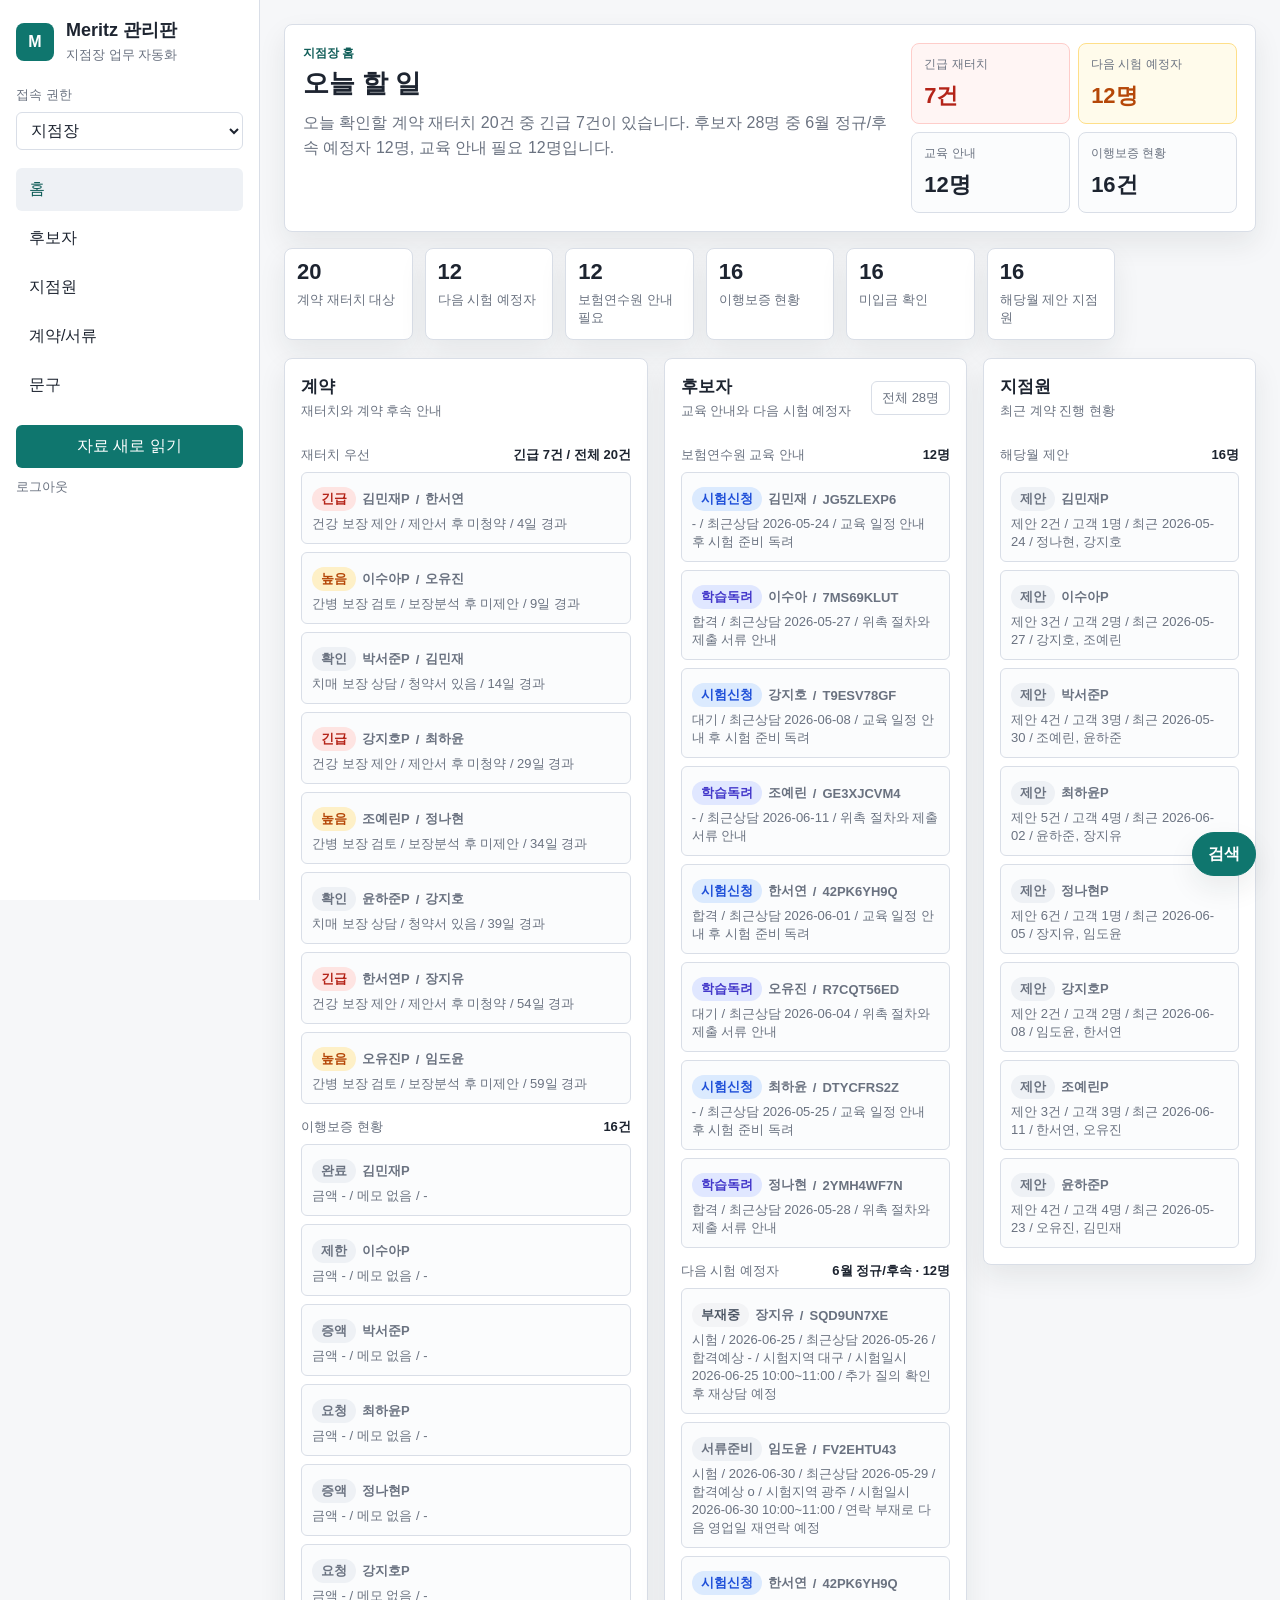
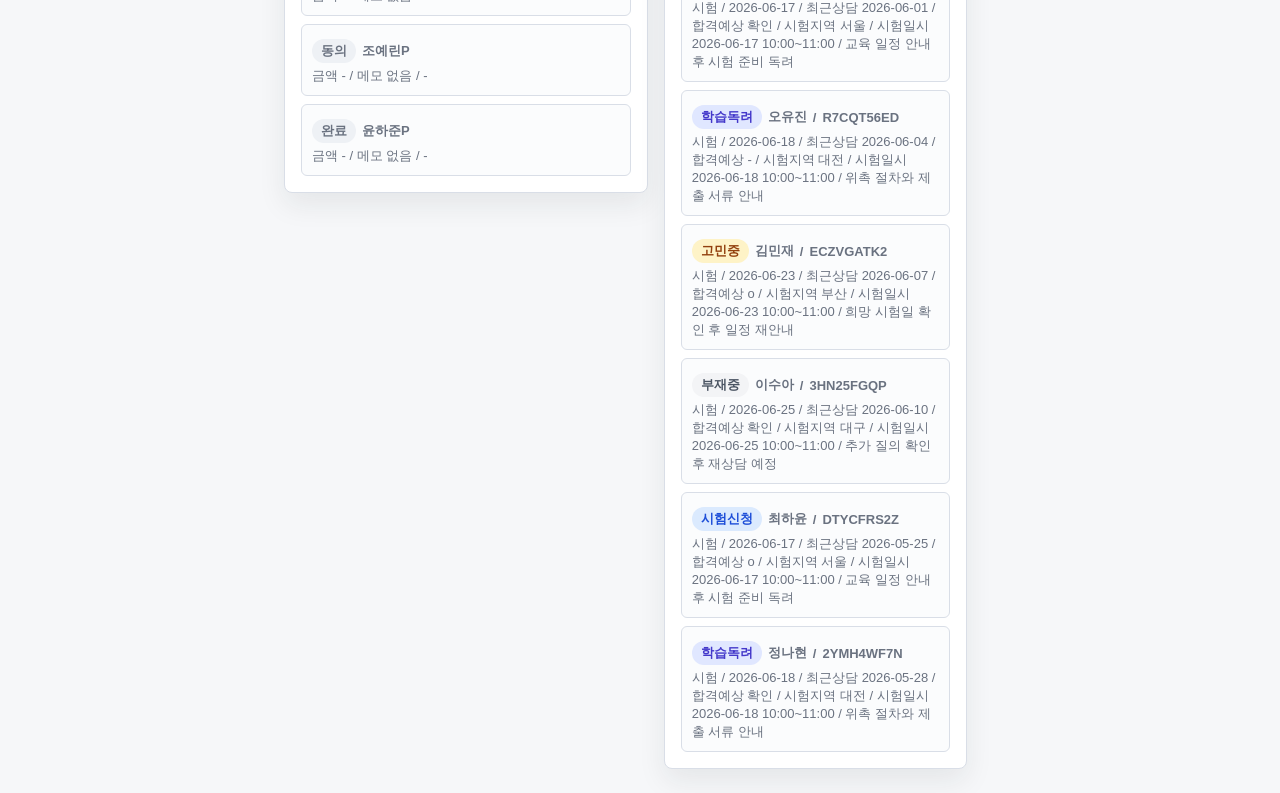
<file: demos/meritz-dashboard/index.html>
<!doctype html>
<html lang="ko">
  <head>
    <meta charset="utf-8" />
    <meta name="viewport" content="width=device-width, initial-scale=1" />
    <title>Meritz 지점장 관리판</title>
    <link rel="stylesheet" href="./styles.css" />
  </head>
  <body>
    <div class="app-shell">
      <aside class="sidebar">
        <div class="brand">
          <div class="brand-mark">M</div>
          <div>
            <h1>Meritz 관리판</h1>
            <p>지점장 업무 자동화</p>
          </div>
        </div>

        <label class="role-switch">
          <span>접속 권한</span>
          <select id="roleSelect">
            <option value="manager">지점장</option>
            <option value="education">교육 매니저</option>
          </select>
        </label>

        <nav class="nav" aria-label="주요 메뉴">
          <button class="nav-item active" data-page="dashboard">홈</button>
          <button class="nav-item" data-page="candidates">후보자</button>
          <button class="nav-item manager-only" data-page="staff">지점원</button>
          <button class="nav-item manager-only" data-page="contracts">계약/서류</button>
          <button class="nav-item" data-page="messages">문구</button>
        </nav>

        <button id="refreshButton" class="refresh-button">자료 새로 읽기</button>
        <a class="logout-link" href="#" data-demo-restricted>로그아웃</a>
        <p id="refreshStatus" class="refresh-status"></p>
      </aside>

      <main class="main">
        <section id="dashboard" class="page active">
          <div class="dashboard-hero">
            <div>
              <span class="eyebrow">지점장 홈</span>
              <h2>오늘 할 일</h2>
              <p id="dashboardNarrative">오늘 처리할 업무를 불러오는 중입니다.</p>
            </div>
            <div id="dashboardPriority" class="priority-strip"></div>
          </div>

          <div id="summaryCards" class="metric-grid compact-metrics"></div>

          <section id="dashboardFocus" class="panel dashboard-focus hidden">
            <div class="panel-header">
              <div>
                <h3 id="dashboardFocusTitle">대상 목록</h3>
                <p id="dashboardFocusSubtitle">선택한 항목의 대상자입니다.</p>
              </div>
              <div class="focus-actions">
                <input id="dashboardFocusSearch" class="search-input" placeholder="이름/코드/내용 검색" />
                <button id="dashboardFocusReset" class="secondary-button small-button">전체 업무판</button>
              </div>
            </div>
            <div id="dashboardFocusList" class="compact-list task-list"></div>
          </section>

          <div id="dashboardLanes" class="dashboard-lanes">
            <section class="panel task-lane manager-only">
              <div class="panel-header">
                <div>
                  <h3>계약</h3>
                  <p>재터치와 계약 후속 안내</p>
                </div>
              </div>
              <div class="lane-section">
                <div class="lane-title">
                  <span>재터치 우선</span>
                  <strong id="retouchUrgencyLabel">0건</strong>
                </div>
                <div id="homeRetouch" class="compact-list task-list"></div>
              </div>
              <div class="lane-section">
                <div class="lane-title">
                  <span>이행보증 현황</span>
                  <strong id="guaranteeLabel">0건</strong>
                </div>
                <div id="homeGuarantee" class="compact-list task-list"></div>
              </div>
            </section>

            <section class="panel task-lane manager-only">
              <div class="panel-header">
                <div>
                  <h3>후보자</h3>
                  <p>교육 안내와 다음 시험 예정자</p>
                </div>
                <span id="homeCandidateTotal" class="count-badge">전체 0명</span>
              </div>
              <div class="lane-section">
                <div class="lane-title">
                  <span>보험연수원 교육 안내</span>
                  <strong id="trainingLabel">0명</strong>
                </div>
                <div id="homeTraining" class="compact-list task-list"></div>
              </div>
              <div class="lane-section">
                <div class="lane-title">
                  <span>다음 시험 예정자</span>
                  <strong id="staleCandidateLabel">0명</strong>
                </div>
                <div id="homeCandidates" class="compact-list task-list"></div>
              </div>
            </section>

            <section class="panel task-lane">
              <div class="panel-header">
                <div>
                  <h3>지점원</h3>
                  <p>최근 계약 진행 현황</p>
                </div>
              </div>
              <div class="lane-section">
                <div class="lane-title">
                  <span>해당월 제안</span>
                  <strong id="inactiveStaffLabel">0명</strong>
                </div>
                <div id="homeStaff" class="compact-list task-list"></div>
              </div>
            </section>
          </div>
        </section>

        <section id="candidates" class="page">
          <div class="page-header">
            <div>
              <h2>후보자 관리</h2>
              <p>배양코드 기준으로 후보자현황과 상담현황을 묶었습니다.</p>
            </div>
            <div class="header-actions">
              <span id="candidateTotalBadge" class="count-badge">전체 후보자 0명</span>
              <input id="candidateSearch" class="search-input" placeholder="이름 또는 배양코드 검색" />
            </div>
          </div>
          <div class="filter-row candidate-filters">
            <label class="filter-select">
              <span>진행</span>
              <select id="candidateStatusFilter"></select>
            </label>
            <label class="filter-select">
              <span>합격</span>
              <select id="candidatePassFilter"></select>
            </label>
            <label class="filter-select">
              <span>위촉</span>
              <select id="candidateAppointFilter"></select>
            </label>
            <button id="candidateScheduleToggle" class="filter-chip" type="button">시험일정</button>
            <button id="candidateStaleToggle" class="filter-chip" type="button">장기 미터치</button>
          </div>
          <section id="candidateSchedulePanel" class="schedule-panel hidden">
            <div class="schedule-header">
              <div>
                <h3>26.6~9월 자격시험 신청안내</h3>
                <p>확정된 시험일정은 협회 공지와 시험장 상황에 따라 변경될 수 있습니다.</p>
              </div>
              <button id="candidateScheduleClose" class="secondary-button small-button" type="button">닫기</button>
            </div>
            <div class="exam-schedule-wrap">
              <table class="exam-schedule-table">
                <thead>
                  <tr class="month-row">
                    <th colspan="3"></th>
                    <th colspan="2">6월</th>
                    <th colspan="2">7월</th>
                    <th colspan="2">8월</th>
                    <th colspan="2">9월</th>
                  </tr>
                  <tr>
                    <th>구분</th>
                    <th>차수</th>
                    <th>응시지역</th>
                    <th>협회전송</th>
                    <th>응시</th>
                    <th>협회전송</th>
                    <th>응시</th>
                    <th>협회전송</th>
                    <th>응시</th>
                    <th>협회전송</th>
                    <th>응시</th>
                  </tr>
                </thead>
                <tbody>
                  <tr>
                    <td rowspan="11" class="group-cell">선행</td>
                    <td rowspan="6">1차</td>
                    <td>서울<br>대전<br>광주<br>부산<br>인천<br>대구</td>
                    <td rowspan="6" class="send-cell">6월 1일</td>
                    <td rowspan="6" class="exam-cell">6월 4일</td>
                    <td rowspan="10" class="send-cell">6월 29일</td>
                    <td rowspan="6" class="exam-cell">7월 6일</td>
                    <td rowspan="10" class="send-cell">7월 30일</td>
                    <td rowspan="6" class="exam-cell">8월 3일</td>
                    <td rowspan="10" class="send-cell">8월 28일</td>
                    <td rowspan="6" class="exam-cell">9월 2일</td>
                  </tr>
                  <tr>
                    <td>21차(야간) 서울</td>
                  </tr>
                  <tr>
                    <td rowspan="4">서울<br>대전<br><span class="alt-region">6월-창원</span><br><span class="alt-region">7월-울산</span><br><span class="alt-region">8월-창원</span><br><span class="alt-region">6월-전주</span><br><span class="alt-region">7월-순천</span><br><span class="alt-region">8월-전주</span></td>
                  </tr>
                  <tr></tr>
                  <tr></tr>
                  <tr></tr>
                  <tr>
                    <td rowspan="4">2차</td>
                    <td rowspan="4">서울<br>대전<br><span class="alt-region">6월-창원</span><br><span class="alt-region">7월-울산</span><br><span class="alt-region">8월-창원</span><br><span class="alt-region">6월-전주</span><br><span class="alt-region">7월-순천</span><br><span class="alt-region">8월-전주</span></td>
                    <td rowspan="4" class="send-cell">6월 1일</td>
                    <td rowspan="4" class="exam-cell">6월 5일</td>
                    <td rowspan="4" class="exam-cell">7월 7일</td>
                    <td rowspan="4" class="exam-cell">8월 4일</td>
                    <td rowspan="4" class="exam-cell">9월 3일</td>
                  </tr>
                  <tr></tr>
                  <tr></tr>
                  <tr></tr>
                  <tr>
                    <td>3차<br>4차</td>
                    <td>강릉<br>수원</td>
                    <td class="send-cell">6월 1일</td>
                    <td class="exam-cell">6월 9일</td>
                    <td class="send-cell">7월 7일</td>
                    <td class="exam-cell">7월 9일<br>7월 10일</td>
                    <td class="send-cell">8월 4일</td>
                    <td class="exam-cell">8월 6일<br>8월 7일</td>
                    <td class="send-cell">9월 3일</td>
                    <td class="exam-cell">9월 4일<br>9월 8일</td>
                  </tr>
                  <tr>
                    <td rowspan="2" class="group-cell">정규</td>
                    <td>9차</td>
                    <td>서울<br>대전<br>광주</td>
                    <td rowspan="2" class="send-cell">6월 11일</td>
                    <td class="exam-cell">6월 17일</td>
                    <td rowspan="2" class="send-cell">7월 13일</td>
                    <td class="exam-cell">7월 20일</td>
                    <td rowspan="2" class="send-cell">8월 10일</td>
                    <td class="exam-cell">8월 18일</td>
                    <td rowspan="2" class="send-cell">9월 9일</td>
                    <td class="exam-cell">9월 15일</td>
                  </tr>
                  <tr>
                    <td>10차</td>
                    <td>서울<br>수원<br>대구<br>부산</td>
                    <td class="exam-cell">6월 18일</td>
                    <td class="exam-cell">7월 21일</td>
                    <td class="exam-cell">8월 19일</td>
                    <td class="exam-cell">9월 16일</td>
                  </tr>
                  <tr>
                    <td rowspan="2" class="group-cell">후속</td>
                    <td>12차</td>
                    <td>원주<br>포항</td>
                    <td class="send-cell">6월 16일</td>
                    <td class="exam-cell">6월 23일</td>
                    <td class="send-cell">7월 16일</td>
                    <td class="exam-cell">7월 23일</td>
                    <td class="send-cell">8월 13일</td>
                    <td class="exam-cell">8월 21일</td>
                    <td class="send-cell">9월 14일</td>
                    <td class="exam-cell">9월 18일</td>
                  </tr>
                  <tr>
                    <td>14차</td>
                    <td>제주</td>
                    <td class="send-cell">6월 19일</td>
                    <td class="exam-cell">6월 25일</td>
                    <td class="send-cell">7월 22일</td>
                    <td class="exam-cell">7월 28일</td>
                    <td class="send-cell">8월 20일</td>
                    <td class="exam-cell">8월 26일</td>
                    <td class="send-cell">9월 16일</td>
                    <td class="exam-cell">9월 22일</td>
                  </tr>
                </tbody>
              </table>
            </div>
            <p class="schedule-note">상기 일정은 시험장 상황에 따라 일정 변동 가능합니다.</p>
          </section>
          <div id="candidateDetail" class="detail-panel hidden"></div>
          <div id="candidateTable" class="table-wrap"></div>
        </section>

        <section id="staff" class="page manager-only">
          <div class="page-header">
            <div>
              <h2>지점원 관리</h2>
              <p>신입/경력, 차월, 해촉/장기 미계약 상태를 확인합니다.</p>
            </div>
            <input id="staffSearch" class="search-input" placeholder="지점원 검색" />
          </div>
          <div id="staffDetail" class="detail-panel hidden"></div>
          <div id="staffTable" class="table-wrap"></div>
        </section>

        <section id="contracts" class="page manager-only">
          <div class="page-header">
            <div>
              <h2>계약/서류 관리</h2>
              <p>고객서류 기준으로 제안서 후 미청약과 보장분석 후 미제안을 찾습니다.</p>
            </div>
            <input id="contractSearch" class="search-input" placeholder="계약/고객 검색" />
          </div>
          <div class="filter-row">
            <button class="filter-chip active" data-contract-status="">전체</button>
            <button class="filter-chip" data-contract-status="긴급">긴급</button>
            <button class="filter-chip" data-contract-status="높음">높음</button>
            <button class="filter-chip" data-contract-status="확인">확인</button>
            <button class="filter-chip" data-contract-status="장기보류">장기보류</button>
            <button class="filter-chip" data-contract-status="종결/거절">종결/거절</button>
          </div>
          <div id="contractDetail" class="detail-panel hidden"></div>
          <div id="contractTable" class="table-wrap"></div>
        </section>

        <section id="messages" class="page">
          <div class="page-header">
            <div>
              <h2>문구 자동화</h2>
              <p>반복 안내 문구를 만들어 카톡에 붙여넣을 수 있습니다.</p>
            </div>
          </div>
          <div class="message-grid">
            <section class="panel">
              <label class="field">
                <span>문구 종류</span>
                <select id="templateSelect"></select>
              </label>
              <label class="field">
                <span>대상자 이름</span>
                <input id="messageName" placeholder="예: 김도윤" />
              </label>
              <label class="field">
                <span>상품/내용</span>
                <input id="messageProduct" placeholder="예: 건강보험" />
              </label>
              <button id="makeMessage" class="primary-button">문구 만들기</button>
            </section>
            <section class="panel">
              <textarea id="messageOutput" class="message-output" readonly></textarea>
              <button id="copyMessage" class="copy-button">문구 복사</button>
            </section>
          </div>
        </section>
      </main>
    </div>

    <div class="chatbot">
      <button id="chatToggle" class="chat-toggle" type="button">검색</button>
      <section id="chatPanel" class="chat-panel hidden" aria-label="검색 챗봇">
        <div class="chat-header">
          <div>
            <strong>검색 챗봇</strong>
            <span>자료 안에서 바로 찾습니다</span>
          </div>
          <button id="chatClose" class="text-button small-button" type="button">닫기</button>
        </div>
        <div class="chat-body">
          <div class="chat-hints">예: 김도윤, 긴급 재터치, 장기 미터치 후보자, 이행보증 현황</div>
          <div id="chatResults" class="chat-results">
            <div class="chat-empty">검색어를 입력하면 후보자, 지점원, 계약/서류 내용을 함께 보여드립니다.</div>
          </div>
        </div>
        <div class="chat-input-row">
          <input id="chatInput" class="search-input" placeholder="이름이나 업무를 입력하세요" />
          <button id="chatSearchButton" class="primary-button small-button" type="button">검색</button>
        </div>
      </section>
    </div>

    <script src="./demo-data.js"></script>
    <script src="./app.js"></script>
  </body>
</html>
</file>
<file: styles.css>
:root {
  color-scheme: dark;
  --bg: #090a0b;
  --panel: #101112;
  --panel-line: #222427;
  --ink: #f5f7fa;
  --muted: #7b8087;
  --muted-2: #4d535a;
  --line: rgba(255, 255, 255, 0.1);
  --edge: rgba(141, 147, 154, 0.28);
  --edge-active: rgba(248, 250, 252, 0.9);
  --node: #a2a8ae;
  --node-bright: #e4e8ed;
  --red: #d71935;
  --white: #f8fafc;
  --shadow: 0 22px 70px rgba(0, 0, 0, 0.5);
  --space-bg:
    radial-gradient(circle at 18% 22%, rgba(82, 48, 126, 0.24), transparent 32%),
    radial-gradient(circle at 78% 58%, rgba(54, 31, 86, 0.18), transparent 38%),
    radial-gradient(circle at 12% 18%, rgba(255, 255, 255, 0.48) 0 0.7px, transparent 1.2px),
    radial-gradient(circle at 64% 32%, rgba(222, 218, 255, 0.35) 0 0.6px, transparent 1.1px),
    radial-gradient(circle at 38% 72%, rgba(255, 255, 255, 0.3) 0 0.6px, transparent 1.1px),
    linear-gradient(135deg, #07070a 0%, #0d0713 48%, #050506 100%),
    var(--bg);
  --space-bg-size: auto, auto, 180px 180px, 260px 260px, 320px 320px, auto, auto;
}

* {
  box-sizing: border-box;
}

html,
body {
  width: 100%;
  height: 100%;
}

body {
  margin: 0;
  overflow: hidden;
  background: var(--bg);
  color: var(--ink);
  font-family:
    Inter,
    "Segoe UI",
    "Apple SD Gothic Neo",
    "Noto Sans KR",
    sans-serif;
}

button,
input {
  font: inherit;
}

button {
  color: inherit;
}

.graph-app {
  position: relative;
  width: 100vw;
  height: 100vh;
  min-width: 320px;
  overflow: hidden;
  background: var(--space-bg);
  background-size: var(--space-bg-size);
}

.left-sidebar {
  position: absolute;
  inset: 0 auto 0 0;
  z-index: 6;
  width: 330px;
  border-right: 1px solid var(--panel-line);
  background: var(--space-bg);
  background-size: var(--space-bg-size);
  backdrop-filter: blur(12px);
  overflow: auto;
}

.sidebar-top {
  display: flex;
  align-items: center;
  justify-content: space-between;
  padding: 24px 28px 22px;
}

.circle-button {
  display: grid;
  place-items: center;
  width: 42px;
  height: 42px;
  border: 1px solid #2c2e31;
  border-radius: 50%;
  background: transparent;
  color: #9ca2aa;
  cursor: pointer;
  font-size: 1.35rem;
}

.language-toggle {
  display: inline-flex;
  align-items: center;
  min-height: 30px;
  border: 1px solid #2c2e31;
  border-radius: 18px;
  padding: 2px;
  color: #6f747b;
  font-size: 0.78rem;
  font-weight: 700;
}

.language-toggle span {
  display: inline-flex;
  align-items: center;
  justify-content: center;
  min-width: 42px;
  min-height: 24px;
  border-radius: 14px;
}

.language-toggle .active {
  background: #181a1d;
  color: var(--white);
}

.sidebar-title {
  padding: 36px 28px 38px;
}

.sidebar-title p,
.sidebar-title h1 {
  margin: 0;
  letter-spacing: 0;
}

.sidebar-title p {
  color: var(--muted);
  font-size: 0.88rem;
}

.sidebar-title h1 {
  margin-top: 12px;
  font-size: 1.55rem;
  line-height: 1.1;
  font-weight: 850;
}

.graph-counts {
  display: flex;
  align-items: center;
  gap: 10px;
  margin-top: 22px;
  color: #c7ccd2;
  font-size: 0.9rem;
  font-weight: 700;
}

.dot-separator {
  color: var(--muted-2);
}

.sidebar-section {
  border-top: 1px solid var(--panel-line);
  padding: 34px 28px 8px;
}

.sidebar-section h2 {
  margin: 0 0 24px;
  color: var(--muted);
  font-size: 0.86rem;
  font-weight: 650;
  letter-spacing: 0;
}

.legend-list {
  display: grid;
  gap: 22px;
}

.legend-row {
  display: grid;
  grid-template-columns: 18px 1fr auto;
  gap: 10px;
  align-items: center;
  width: 100%;
  border: 0;
  background: transparent;
  color: var(--muted);
  cursor: pointer;
  padding: 0;
  text-align: left;
}

.legend-marker {
  display: inline-block;
  width: 12px;
  height: 12px;
  border-radius: 50%;
  background: var(--node);
}

.edge-list .legend-marker {
  width: 18px;
  height: 1px;
  border-radius: 0;
  background: var(--muted-2);
}

.legend-label {
  display: flex;
  gap: 8px;
  align-items: baseline;
  min-width: 0;
}

.legend-ko {
  color: #cdd2d8;
  font-size: 0.95rem;
  font-weight: 800;
}

.legend-en {
  overflow: hidden;
  color: #666b72;
  font-size: 0.88rem;
  text-overflow: ellipsis;
  white-space: nowrap;
}

.legend-count {
  color: #666b72;
  font-size: 0.86rem;
  font-weight: 700;
}

.legend-row[aria-pressed="false"] {
  opacity: 0.35;
}

.compact-controls {
  padding-top: 26px;
}

.compact-controls h2 {
  margin-bottom: 12px;
}

.text-tabs {
  display: flex;
  flex-wrap: wrap;
  gap: 6px 12px;
}

.text-tabs button,
.sidebar-actions button {
  border: 0;
  background: transparent;
  color: var(--muted);
  cursor: pointer;
  padding: 0;
  font-size: 0.82rem;
  font-weight: 750;
}

.text-tabs button[aria-pressed="true"],
.sidebar-actions button[aria-pressed="true"] {
  color: var(--white);
}

.sidebar-actions {
  display: grid;
  grid-template-columns: 1fr;
  gap: 12px;
  border-top: 1px solid var(--panel-line);
  padding: 28px 28px 18px;
}

#layout-controls {
  display: grid;
  grid-template-columns: 1fr 1fr;
  gap: 0;
  border: 1px solid #35383d;
  border-radius: 12px;
  background: rgba(12, 13, 14, 0.48);
  padding: 4px;
}

#layout-controls button {
  min-height: 42px;
  border: 0;
  border-radius: 9px;
  color: #8a9098;
  font-size: 0.78rem;
}

#layout-controls button[aria-pressed="true"] {
  border: 1px solid #33373c;
  background: #17191c;
  box-shadow: inset 0 0 0 1px rgba(255, 255, 255, 0.025);
  color: var(--white);
}

#spacing-controls {
  display: grid;
  grid-template-columns: repeat(3, 1fr);
  gap: 0;
  border: 1px solid #34383d;
  border-radius: 999px;
  background: #111315;
  padding: 3px;
}

#spacing-controls button {
  min-height: 28px;
  border-radius: 999px;
  color: #8a9098;
  font-size: 0.76rem;
}

#spacing-controls button[aria-pressed="true"] {
  background: #181b1e;
  color: var(--white);
}

.sidebar-actions button {
  justify-self: start;
  min-height: 36px;
  border: 1px solid #303338;
  border-radius: 999px;
  padding: 0 14px;
  color: #d8dde3;
  font-size: 0.8rem;
}

.sidebar-actions button:hover,
.sidebar-actions button:focus-visible {
  border-color: #4b5158;
  color: var(--white);
}

#reset-button {
  min-height: auto;
  border: 0;
  border-radius: 0;
  color: #757b83;
  padding: 5px 0 0;
}

.sidebar-help {
  margin: 0;
  border-top: 1px solid var(--panel-line);
  padding: 28px;
  color: #a1a8b0;
  font-size: 0.78rem;
  font-weight: 650;
  line-height: 1.75;
}

.graph-area {
  position: absolute;
  inset: 0 0 0 330px;
  overflow: hidden;
}

.search-pill {
  position: absolute;
  top: 22px;
  left: 50%;
  z-index: 7;
  display: grid;
  grid-template-columns: auto minmax(160px, 1fr) auto auto;
  align-items: center;
  width: min(820px, calc(100% - 80px));
  min-height: 64px;
  border: 1px solid #222427;
  border-radius: 999px;
  background: rgba(20, 21, 23, 0.96);
  box-shadow: var(--shadow);
  color: #777d84;
  padding: 0 24px;
  transform: translateX(-50%);
}

.ai-answer-button {
  min-height: 34px;
  border: 1px solid #303338;
  border-radius: 999px;
  background: #1a1c1f;
  color: #dfe4ea;
  cursor: pointer;
  padding: 0 12px;
  font-size: 0.78rem;
  font-weight: 850;
  white-space: nowrap;
}

.ai-answer-button:hover,
.ai-answer-button:focus-visible {
  border-color: #50565d;
  background: #22252a;
}

.mobile-filter-button {
  display: none;
}

.search-pill span {
  font-size: 1.1rem;
}

.search-pill input {
  width: 100%;
  min-width: 0;
  border: 0;
  outline: 0;
  background: transparent;
  color: var(--white);
  padding: 0 18px;
  font-size: 1.04rem;
  font-weight: 700;
}

.search-pill input::placeholder {
  color: #777d84;
}

.search-results {
  position: absolute;
  top: 96px;
  left: 50%;
  z-index: 7;
  width: min(820px, calc(100% - 80px));
  max-height: min(430px, calc(100vh - 132px));
  overflow: auto;
  border: 1px solid #24272a;
  border-radius: 8px;
  background: rgba(15, 16, 18, 0.97);
  box-shadow: var(--shadow);
  padding: 14px;
  transform: translateX(-50%);
}

.search-results.is-empty {
  display: none;
}

.portfolio-brief {
  position: absolute;
  top: 104px;
  left: 36px;
  z-index: 5;
  display: grid;
  gap: 14px;
  width: min(560px, calc(100% - 72px));
  border: 1px solid rgba(255, 255, 255, 0.12);
  border-radius: 8px;
  background: rgba(12, 13, 15, 0.82);
  box-shadow: 0 18px 60px rgba(0, 0, 0, 0.28);
  backdrop-filter: blur(10px);
  padding: 17px 18px;
}

.brief-copy {
  display: grid;
  gap: 7px;
}

.brief-kicker,
.brief-copy h2,
.brief-copy p {
  margin: 0;
  letter-spacing: 0;
}

.brief-kicker {
  color: #8b9299;
  font-size: 0.68rem;
  font-weight: 900;
}

.brief-copy h2 {
  color: var(--white);
  font-size: 1.08rem;
  line-height: 1.35;
  font-weight: 900;
}

.brief-copy p {
  color: #a4abb3;
  font-size: 0.82rem;
  line-height: 1.55;
  font-weight: 650;
}

.brief-actions {
  display: flex;
  flex-wrap: wrap;
  gap: 8px;
  min-width: 0;
}

.brief-actions button {
  min-height: 34px;
  border: 1px solid #303338;
  border-radius: 999px;
  background: #181a1d;
  color: #dfe4ea;
  cursor: pointer;
  padding: 0 12px;
  text-align: center;
  font-size: 0.75rem;
  font-weight: 850;
  white-space: nowrap;
}

.brief-actions button:hover,
.brief-actions button:focus-visible {
  border-color: #50565d;
  background: #22252a;
}

.search-results-header {
  display: flex;
  justify-content: space-between;
  gap: 16px;
  color: #8f969e;
  font-size: 0.78rem;
  font-weight: 800;
  padding: 2px 4px 12px;
}

.search-results-list {
  display: grid;
  gap: 8px;
}

.ai-answer {
  border: 1px solid #2a2e33;
  border-radius: 8px;
  background: #121416;
  color: #cfd5dc;
  margin-bottom: 10px;
  padding: 13px;
  font-size: 0.88rem;
  line-height: 1.55;
}

.ai-answer p {
  margin: 0;
}

.ai-answer.is-loading {
  color: #8f969e;
}

.ai-answer.is-error {
  color: #f0a0a8;
  border-color: rgba(215, 25, 53, 0.38);
}

.ai-answer-sources {
  display: flex;
  flex-wrap: wrap;
  gap: 6px;
  margin-top: 12px;
}

.ai-answer-sources button {
  border: 1px solid #303338;
  border-radius: 999px;
  background: transparent;
  color: #9da4ac;
  cursor: pointer;
  padding: 5px 8px;
  font-size: 0.72rem;
  font-weight: 800;
}

.search-result {
  display: grid;
  gap: 5px;
  width: 100%;
  border: 1px solid #24272a;
  border-radius: 8px;
  background: #151719;
  color: #dbe0e6;
  cursor: pointer;
  padding: 12px;
  text-align: left;
}

.search-result:hover,
.search-result:focus-visible {
  border-color: #3b3f45;
  background: #1a1d20;
}

.search-result-title {
  font-size: 0.94rem;
  font-weight: 850;
}

.search-result-summary {
  color: #9ca3aa;
  font-size: 0.82rem;
  line-height: 1.45;
}

.search-result-meta,
.search-results-empty {
  color: #6f767e;
  font-size: 0.75rem;
  font-weight: 800;
}

.search-results-empty {
  margin: 0;
  padding: 16px 4px 4px;
}

.graph-svg {
  position: absolute;
  inset: 0;
  width: 100%;
  height: 100%;
  cursor: default;
  touch-action: none;
}

.graph-svg.is-panning {
  cursor: default;
}

.period-panel {
  position: absolute;
  right: 16px;
  bottom: 16px;
  left: 16px;
  z-index: 7;
  border: 1px solid #303236;
  border-radius: 8px;
  background: rgba(15, 16, 18, 0.96);
  box-shadow: var(--shadow);
  display: none;
  padding: 16px 18px 14px;
}

.period-panel.is-visible {
  display: block;
}

.period-header {
  display: flex;
  justify-content: space-between;
  gap: 16px;
  align-items: center;
  color: #9aa1a9;
  font-size: 0.82rem;
  font-weight: 800;
}

.period-kicker {
  color: #70777f;
  margin-right: 12px;
}

.period-label {
  color: #d4dae1;
}

#period-reset-button {
  min-height: 30px;
  border: 1px solid #34383d;
  border-radius: 999px;
  background: transparent;
  color: #8d949c;
  cursor: pointer;
  padding: 0 12px;
  font-size: 0.76rem;
  font-weight: 850;
}

#period-reset-button:hover,
#period-reset-button:focus-visible {
  color: var(--white);
  border-color: #50565d;
}

.period-slider {
  position: relative;
  height: 34px;
  margin-top: 12px;
}

.period-slider::before {
  content: "";
  position: absolute;
  top: 16px;
  right: 0;
  left: 0;
  height: 2px;
  background: var(--red);
}

.period-slider input[type="range"] {
  position: absolute;
  inset: 0;
  width: 100%;
  margin: 0;
  background: transparent;
  pointer-events: none;
  appearance: none;
}

.period-slider input[type="range"]::-webkit-slider-thumb {
  width: 16px;
  height: 16px;
  border: 1px solid #646b73;
  border-radius: 50%;
  background: #101112;
  cursor: pointer;
  pointer-events: auto;
  appearance: none;
}

.period-slider input[type="range"]::-moz-range-thumb {
  width: 16px;
  height: 16px;
  border: 1px solid #646b73;
  border-radius: 50%;
  background: #101112;
  cursor: pointer;
  pointer-events: auto;
}

.period-panel p {
  margin: 0;
  color: #777e86;
  font-size: 0.74rem;
  font-weight: 700;
}

.edge {
  fill: none;
  stroke: var(--edge);
  stroke-linecap: round;
  stroke-width: 1;
  pointer-events: none;
}

.edge.is-active {
  stroke: var(--edge-active);
  stroke-dasharray: none;
  stroke-width: 1.45;
}

.edge.is-muted {
  opacity: 0.18;
}

.node {
  cursor: default;
}

.node.is-dragging {
  cursor: default;
}

.node-dot {
  fill: var(--node);
  stroke: #1c1f22;
  stroke-width: 1.2;
  cursor: pointer;
}

.node-hit-area {
  fill: transparent;
  stroke: transparent;
  pointer-events: all;
}

.node.is-important .node-dot {
  stroke: rgba(255, 255, 255, 0.3);
  stroke-width: 1.8;
}

.node.is-selected .node-dot {
  stroke: var(--white);
  stroke-width: 2.4;
  filter: drop-shadow(0 0 8px rgba(248, 250, 252, 0.42));
}

.node.is-related .node-dot {
  stroke: var(--node-bright);
  stroke-width: 1.8;
}

.node.is-match .node-dot {
  stroke: var(--white);
  stroke-width: 2.2;
}

.node.is-muted {
  opacity: 0.24;
}

.node-label {
  fill: #858b92;
  font-size: 8.5px;
  font-weight: 600;
  letter-spacing: 0;
  pointer-events: none;
}

.node.is-important .node-label,
.node.is-selected .node-label {
  fill: var(--white);
  font-size: 11px;
  font-weight: 900;
}

.node-labels-hidden .node-label {
  display: none;
}

.detail-drawer {
  position: absolute;
  top: 0;
  right: 0;
  bottom: 0;
  z-index: 8;
  width: min(480px, 36vw);
  min-width: 380px;
  max-height: none;
  overflow: auto;
  border: 0;
  border-left: 1px solid #303236;
  border-radius: 0;
  background: rgba(16, 17, 18, 0.98);
  box-shadow: -22px 0 72px rgba(0, 0, 0, 0.42);
  padding: 30px 28px 34px;
}

.detail-close {
  position: sticky;
  top: 0;
  float: right;
  z-index: 1;
  display: grid;
  place-items: center;
  width: 32px;
  height: 32px;
  border: 1px solid #2f3337;
  border-radius: 50%;
  background: rgba(16, 17, 18, 0.95);
  color: #8f969e;
  cursor: pointer;
  font-size: 1.1rem;
  line-height: 1;
}

.detail-close:hover,
.detail-close:focus-visible {
  color: var(--white);
  border-color: #4a5056;
}

.detail-drawer.is-empty {
  display: none;
}

.detail-section {
  padding: 30px 0;
  border-top: 1px solid #303236;
}

.detail-section:first-child {
  padding-top: 0;
  border-top: 0;
}

.detail-kicker {
  margin: 0 0 14px;
  color: #80868d;
  font-size: 0.76rem;
  font-weight: 800;
}

.detail-view h2 {
  margin: 0 0 16px;
  font-size: 1.34rem;
  line-height: 1.28;
}

.detail-view p,
.detail-view li {
  color: #9da3aa;
  font-size: 0.94rem;
  line-height: 1.66;
}

.detail-summary {
  margin: 0;
  color: #d4d8dd;
  font-weight: 800;
}

.detail-body p,
.detail-body ul {
  margin: 0 0 16px;
}

.detail-body p:last-child,
.detail-body ul:last-child {
  margin-bottom: 0;
}

.detail-body ul {
  padding-left: 18px;
}

.detail-body a,
.source-card {
  color: #f1f4f7;
  text-decoration-color: rgba(255, 255, 255, 0.38);
  text-underline-offset: 3px;
}

.detail-body a:hover,
.source-card:hover .source-url {
  color: var(--white);
  text-decoration-color: rgba(255, 255, 255, 0.78);
}

.detail-body strong {
  color: #f5f7f9;
  font-weight: 900;
}

.detail-body code {
  border: 1px solid #30343a;
  border-radius: 6px;
  background: #17191c;
  color: #f0f3f6;
  padding: 1px 5px;
  font-family: inherit;
  font-size: 0.88em;
}

.detail-meta,
.detail-tags {
  display: flex;
  flex-wrap: wrap;
  gap: 6px;
  margin-bottom: 12px;
}

.detail-tags {
  margin: 0;
}

.meta-pill {
  display: inline-flex;
  min-height: 24px;
  align-items: center;
  border: 1px solid #2b2e31;
  border-radius: 999px;
  padding: 3px 9px;
  color: #8d939a;
  font-size: 0.72rem;
  font-weight: 800;
}

.meta-pill.type {
  color: #e4e8ed;
}

.source-card {
  display: grid;
  grid-template-columns: auto 1fr;
  gap: 7px 10px;
  align-items: center;
  min-height: 112px;
  border: 1px solid #44484d;
  border-radius: 10px;
  background: #141516;
  padding: 16px;
  text-decoration: none;
}

.source-card + .source-card {
  margin-top: 10px;
}

.source-platform {
  display: inline-flex;
  width: max-content;
  min-height: 24px;
  align-items: center;
  border: 1px solid #383c42;
  border-radius: 999px;
  padding: 2px 10px;
  color: #d7dbe0;
  font-size: 0.72rem;
  font-weight: 900;
}

.source-date {
  color: #a3a9b0;
  font-size: 0.78rem;
  font-weight: 800;
}

.source-url,
.source-label {
  grid-column: 1 / -1;
  color: #9ea5ad;
  font-size: 0.88rem;
  line-height: 1.55;
  overflow-wrap: anywhere;
}

.source-label {
  color: #7f858c;
}

.related-groups {
  display: grid;
  gap: 24px;
}

.related-group {
  display: grid;
  gap: 8px;
}

.related-heading {
  color: #8f969d;
  font-size: 0.82rem;
  font-weight: 800;
}

.related-button {
  display: grid;
  grid-template-columns: 10px 1fr auto;
  gap: 10px;
  align-items: center;
  width: 100%;
  min-height: 38px;
  border: 0;
  border-radius: 0;
  background: transparent;
  color: #aeb4bb;
  cursor: pointer;
  padding: 5px 0;
  text-align: left;
}

.related-button:hover,
.related-button:focus-visible {
  color: var(--white);
}

.related-marker {
  width: 8px;
  height: 8px;
  border-radius: 50%;
  background: #b9bec4;
}

.related-title {
  font-size: 0.82rem;
  font-weight: 800;
}

.related-direction {
  color: #cbd0d6;
  font-size: 0.9rem;
  font-weight: 800;
}

button:focus-visible,
input:focus-visible,
.node:focus-visible {
  outline: 2px solid rgba(255, 255, 255, 0.55);
  outline-offset: 3px;
}

@media (max-width: 900px) {
  body {
    overflow: auto;
  }

  .graph-app {
    min-height: 980px;
  }

  .left-sidebar {
    width: 280px;
  }

  .graph-area {
    left: 280px;
  }

  .search-pill {
    width: min(560px, calc(100% - 36px));
    min-height: 54px;
  }

  .search-results {
    top: 86px;
    width: min(560px, calc(100% - 36px));
  }

  .portfolio-brief {
    top: 92px;
    left: 18px;
    width: min(560px, calc(100% - 36px));
  }

  .brief-actions {
    overflow-x: auto;
    padding-bottom: 2px;
  }

  .detail-drawer {
    width: min(420px, calc(100vw - 280px));
    min-width: 0;
  }

  .period-panel {
    left: 12px;
    right: 12px;
  }
}

@media (max-width: 720px) {
  body {
    overflow: hidden;
  }

  html.mobile-filter-open-root,
  html:has(body.mobile-filter-open),
  body.mobile-filter-open {
    overflow: auto;
    height: auto;
  }

  .graph-app {
    height: 100svh;
    min-height: 640px;
  }

  body.mobile-filter-open .graph-app {
    height: auto;
    min-height: calc(100svh + 720px);
    overflow: visible;
  }

  .left-sidebar {
    position: absolute;
    inset: 0 0 auto 0;
    z-index: 8;
    width: 100%;
    height: 148px;
    max-height: 148px;
    border-right: 0;
    border-bottom: 1px solid var(--panel-line);
    overflow: hidden;
  }

  .left-sidebar.is-mobile-filter-open {
    height: min(76svh, 640px);
    max-height: min(76svh, 640px);
    overflow: auto;
    box-shadow: 0 24px 80px rgba(0, 0, 0, 0.56);
  }

  body.mobile-filter-open .left-sidebar.is-mobile-filter-open {
    position: relative;
    height: auto;
    max-height: none;
    overflow: visible;
  }

  .sidebar-title {
    padding: 28px 24px 18px;
  }

  .graph-counts {
    margin-top: 18px;
  }

  .sidebar-section,
  .sidebar-actions,
  .sidebar-help {
    display: none;
  }

  .left-sidebar.is-mobile-filter-open .sidebar-section,
  .left-sidebar.is-mobile-filter-open .sidebar-actions,
  .left-sidebar.is-mobile-filter-open .sidebar-help {
    display: block;
  }

  .left-sidebar.is-mobile-filter-open .sidebar-actions {
    display: grid;
  }

  .left-sidebar.is-mobile-filter-open .sidebar-section {
    padding: 14px 24px 2px;
  }

  .left-sidebar.is-mobile-filter-open .sidebar-section h2 {
    margin-bottom: 9px;
    font-size: 0.58rem;
  }

  .left-sidebar.is-mobile-filter-open .legend-list {
    display: flex;
    flex-wrap: wrap;
    gap: 6px;
  }

  .left-sidebar.is-mobile-filter-open .legend-row {
    display: inline-flex;
    width: auto;
    min-height: 22px;
    border: 1px solid rgba(255, 255, 255, 0.1);
    border-radius: 999px;
    background: rgba(18, 20, 23, 0.58);
    gap: 5px;
    padding: 0 8px;
  }

  .left-sidebar.is-mobile-filter-open .legend-marker {
    width: 7px;
    height: 7px;
  }

  .left-sidebar.is-mobile-filter-open .edge-list .legend-marker {
    width: 12px;
    height: 1px;
  }

  .left-sidebar.is-mobile-filter-open .legend-ko {
    font-size: 0.56rem;
  }

  .left-sidebar.is-mobile-filter-open .legend-en,
  .left-sidebar.is-mobile-filter-open .legend-count {
    display: none;
  }

  .left-sidebar.is-mobile-filter-open .legend-label {
    display: block;
  }

  .left-sidebar.is-mobile-filter-open .text-tabs button,
  .left-sidebar.is-mobile-filter-open .sidebar-actions button {
    font-size: 0.58rem;
  }

  .left-sidebar.is-mobile-filter-open .compact-controls {
    padding-top: 14px;
  }

  .left-sidebar.is-mobile-filter-open .compact-controls h2 {
    margin-bottom: 8px;
  }

  .left-sidebar.is-mobile-filter-open #layout-controls {
    grid-template-columns: repeat(4, minmax(0, 1fr));
    border-radius: 8px;
    padding: 2px;
  }

  .left-sidebar.is-mobile-filter-open #layout-controls button {
    min-height: 24px;
    border-radius: 6px;
    font-size: 0.54rem;
  }

  .left-sidebar.is-mobile-filter-open #spacing-controls {
    padding: 2px;
  }

  .left-sidebar.is-mobile-filter-open #spacing-controls button {
    min-height: 22px;
    font-size: 0.54rem;
  }

  .left-sidebar.is-mobile-filter-open .sidebar-actions {
    gap: 6px;
    padding: 14px 24px 10px;
  }

  .left-sidebar.is-mobile-filter-open .sidebar-actions button {
    min-height: 24px;
    padding: 0 9px;
  }

  .left-sidebar.is-mobile-filter-open .sidebar-help {
    padding: 14px 24px;
    font-size: 0.54rem;
    line-height: 1.55;
  }

  .node-label {
    font-size: 7px;
  }

  .graph-area {
    position: absolute;
    inset: 0;
    height: 100%;
  }

  body.mobile-filter-open .graph-area {
    position: relative;
    inset: auto;
    height: 720px;
    min-height: 720px;
  }

  .search-pill {
    top: 164px;
    width: calc(100% - 28px);
    min-height: 50px;
    grid-template-columns: auto minmax(0, 1fr) auto;
    padding: 0 14px;
  }

  .search-pill input {
    padding: 0 10px;
    font-size: 0.92rem;
  }

  .ai-answer-button {
    min-height: 30px;
    padding: 0 10px;
    font-size: 0.72rem;
  }

  .mobile-filter-button {
    position: absolute;
    top: 288px;
    left: 14px;
    z-index: 9;
    display: inline-flex;
    align-items: center;
    justify-content: center;
    min-width: 72px;
    min-height: 34px;
    border: 1px solid #303338;
    border-radius: 999px;
    background: rgba(24, 26, 29, 0.96);
    color: #dfe4ea;
    box-shadow: 0 12px 32px rgba(0, 0, 0, 0.38);
    cursor: pointer;
    padding: 0 12px;
    font-size: 0.76rem;
    font-weight: 850;
  }

  .mobile-filter-button[aria-expanded="true"] {
    border-color: #5b6169;
    background: rgba(36, 39, 44, 0.98);
  }

  body.mobile-filter-open .mobile-filter-button {
    position: fixed;
    top: 12px;
    left: 14px;
  }

  body.mobile-search-active .mobile-filter-button {
    display: none;
  }

  .search-results {
    top: 222px;
    width: calc(100% - 28px);
    max-height: min(360px, calc(100svh - 250px));
  }

  .portfolio-brief {
    top: 226px;
    left: 14px;
    z-index: 6;
    display: grid;
    width: calc(100% - 28px);
    border: 0;
    background: transparent;
    box-shadow: none;
    backdrop-filter: none;
    padding: 0;
  }

  .brief-copy {
    gap: 0;
  }

  .brief-copy h2,
  .brief-copy p {
    display: none;
  }

  .brief-kicker {
    font-size: 0.58rem;
  }

  .brief-actions {
    display: grid;
    grid-template-columns: repeat(4, minmax(0, 1fr));
    gap: 4px;
    overflow: hidden;
    padding: 8px 0 2px;
  }

  .brief-actions button {
    min-width: 0;
    min-height: 30px;
    padding: 0 4px;
    font-size: 0.54rem;
    line-height: 1.15;
    white-space: normal;
  }

  body.mobile-filter-open .search-pill,
  body.mobile-filter-open .portfolio-brief {
    display: none;
  }

  body.mobile-filter-open .search-results {
    display: none;
  }

  .detail-drawer {
    position: fixed;
    left: 0;
    right: 0;
    bottom: 0;
    top: auto;
    width: auto;
    max-height: 56vh;
  }

  body.mobile-detail-open {
    overflow: hidden;
  }

  body.mobile-detail-open .left-sidebar,
  body.mobile-detail-open .search-pill,
  body.mobile-detail-open .portfolio-brief,
  body.mobile-detail-open .search-results {
    display: none;
  }

  body.mobile-detail-open .mobile-filter-button {
    position: fixed;
    top: 12px;
    left: 14px;
    z-index: 10;
    display: inline-flex;
  }

  body.mobile-detail-open .graph-area {
    position: absolute;
    inset: 0;
    height: 100%;
  }
}
</file>
<file: demos/meritz-dashboard/styles.css>
:root {
  --bg: #f6f7f9;
  --surface: #ffffff;
  --surface-muted: #eef1f5;
  --text: #1d2430;
  --muted: #6a7280;
  --line: #d9dee7;
  --accent: #0f766e;
  --accent-dark: #115e59;
  --danger: #b42318;
  --warn: #b54708;
  --ok: #067647;
  --shadow: 0 12px 28px rgba(21, 32, 43, 0.08);
}

* {
  box-sizing: border-box;
}

body {
  margin: 0;
  background: var(--bg);
  color: var(--text);
  font-family: "Segoe UI", "Malgun Gothic", Arial, sans-serif;
  overflow-x: hidden;
}

button,
input,
select,
textarea {
  font: inherit;
}

input,
select,
textarea {
  font-size: 16px;
}

.app-shell {
  display: grid;
  grid-template-columns: 260px minmax(0, 1fr);
  min-height: 100vh;
}

.sidebar {
  position: sticky;
  top: 0;
  height: 100vh;
  border-right: 1px solid var(--line);
  background: #fff;
  padding: 20px 16px;
}

.brand {
  display: flex;
  align-items: center;
  gap: 12px;
  margin-bottom: 22px;
}

.brand-mark {
  display: grid;
  width: 38px;
  height: 38px;
  place-items: center;
  border-radius: 8px;
  background: var(--accent);
  color: #fff;
  font-weight: 700;
}

.brand h1 {
  margin: 0;
  font-size: 18px;
  line-height: 1.2;
}

.brand p {
  margin: 4px 0 0;
  color: var(--muted);
  font-size: 13px;
}

.role-switch {
  display: grid;
  gap: 8px;
  color: var(--muted);
  font-size: 13px;
  margin-bottom: 18px;
}

.role-switch select,
.search-input,
.field input,
.field select {
  width: 100%;
  height: 38px;
  border: 1px solid var(--line);
  border-radius: 6px;
  background: #fff;
  padding: 0 10px;
  color: var(--text);
}

.nav {
  display: grid;
  gap: 6px;
}

.nav-item,
.refresh-button,
.primary-button,
.copy-button,
.filter-chip,
.secondary-button,
.text-button {
  border: 1px solid transparent;
  border-radius: 6px;
  cursor: pointer;
}

.logout-link {
  display: block;
  margin-top: 10px;
  color: var(--muted);
  font-size: 13px;
  text-decoration: none;
}

.logout-link:hover {
  color: var(--accent-dark);
}

.login-body {
  display: grid;
  min-height: 100vh;
  place-items: center;
  padding: 20px;
  background: var(--bg);
}

.login-shell {
  width: min(420px, 100%);
}

.login-panel {
  display: grid;
  gap: 22px;
  padding: 24px;
  border: 1px solid var(--line);
  border-radius: 8px;
  background: var(--surface);
  box-shadow: var(--shadow);
}

.login-brand {
  margin-bottom: 0;
}

.login-form {
  display: grid;
  gap: 14px;
}

.nav-item {
  width: 100%;
  padding: 10px 12px;
  background: transparent;
  color: var(--text);
  text-align: left;
}

.nav-item:hover,
.nav-item.active {
  background: var(--surface-muted);
  color: var(--accent-dark);
}

.refresh-button {
  width: 100%;
  margin-top: 18px;
  padding: 10px 12px;
  background: var(--accent);
  color: #fff;
}

.refresh-status {
  min-height: 18px;
  color: var(--muted);
  font-size: 12px;
}

.main {
  min-width: 0;
  padding: 24px;
}

.page {
  display: none;
}

.page.active {
  display: block;
}

.page-header {
  display: flex;
  align-items: flex-start;
  justify-content: space-between;
  gap: 16px;
  margin-bottom: 18px;
}

.page-header h2 {
  margin: 0;
  font-size: 25px;
}

.page-header p {
  margin: 8px 0 0;
  color: var(--muted);
}

.dashboard-hero {
  display: grid;
  grid-template-columns: minmax(0, 1fr) minmax(280px, 0.55fr);
  gap: 16px;
  align-items: stretch;
  margin-bottom: 16px;
  border: 1px solid var(--line);
  border-radius: 8px;
  background: var(--surface);
  padding: 18px;
  box-shadow: var(--shadow);
}

.dashboard-hero h2 {
  margin: 4px 0 0;
  font-size: 26px;
}

.dashboard-hero p {
  margin: 10px 0 0;
  color: var(--muted);
  line-height: 1.55;
}

.eyebrow {
  color: var(--accent-dark);
  font-size: 12px;
  font-weight: 700;
}

.priority-strip {
  display: grid;
  grid-template-columns: repeat(2, minmax(0, 1fr));
  gap: 8px;
}

.priority-card {
  min-height: 74px;
  border: 1px solid var(--line);
  border-radius: 8px;
  background: #fbfcfd;
  padding: 12px;
}

.priority-card.clickable,
.metric.clickable {
  cursor: pointer;
  transition:
    border-color 0.15s ease,
    transform 0.15s ease,
    box-shadow 0.15s ease;
}

.priority-card.clickable:hover,
.metric.clickable:hover {
  border-color: var(--accent);
  transform: translateY(-1px);
  box-shadow: var(--shadow);
}

.priority-card span {
  display: block;
  color: var(--muted);
  font-size: 12px;
}

.priority-card strong {
  display: block;
  margin-top: 8px;
  font-size: 22px;
}

.priority-card.danger {
  border-color: #fecdca;
  background: #fff5f4;
  color: var(--danger);
}

.priority-card.warn {
  border-color: #fedf89;
  background: #fffbeb;
  color: var(--warn);
}

.search-input {
  max-width: 300px;
}

.header-actions {
  display: flex;
  align-items: center;
  justify-content: flex-end;
  gap: 10px;
  min-width: 420px;
}

.count-badge {
  display: inline-flex;
  align-items: center;
  min-height: 34px;
  border: 1px solid var(--line);
  border-radius: 6px;
  background: var(--surface);
  padding: 0 10px;
  color: var(--muted);
  font-size: 13px;
  white-space: nowrap;
}

.metric-grid {
  display: grid;
  grid-template-columns: repeat(4, minmax(150px, 1fr));
  gap: 12px;
  margin-bottom: 18px;
}

.metric {
  min-height: 92px;
  border: 1px solid var(--line);
  border-radius: 8px;
  background: var(--surface);
  padding: 16px;
  box-shadow: var(--shadow);
}

.metric strong {
  display: block;
  font-size: 28px;
  line-height: 1;
}

.metric span {
  display: block;
  margin-top: 10px;
  color: var(--muted);
  font-size: 13px;
}

.compact-metrics {
  grid-template-columns: repeat(7, minmax(118px, 1fr));
}

.compact-metrics .metric {
  min-height: 74px;
  padding: 12px;
}

.compact-metrics .metric strong {
  font-size: 22px;
}

.compact-metrics .metric span {
  margin-top: 8px;
}

.split-grid,
.message-grid {
  display: grid;
  grid-template-columns: minmax(0, 1fr) minmax(0, 1fr);
  gap: 16px;
}

.dashboard-lanes {
  display: grid;
  grid-template-columns: 1.2fr 1fr 0.9fr;
  gap: 16px;
  align-items: start;
}

.dashboard-focus {
  margin-bottom: 16px;
}

.focus-actions {
  display: flex;
  align-items: center;
  justify-content: flex-end;
  gap: 8px;
  min-width: 360px;
}

.focus-actions .search-input {
  max-width: 240px;
}

.dashboard-focus.hidden,
.dashboard-lanes.hidden {
  display: none;
}

.panel {
  border: 1px solid var(--line);
  border-radius: 8px;
  background: var(--surface);
  padding: 16px;
  box-shadow: var(--shadow);
}

.panel-header {
  display: flex;
  align-items: center;
  justify-content: space-between;
  margin-bottom: 12px;
}

.panel h3 {
  margin: 0;
  font-size: 17px;
}

.panel-header p {
  margin: 4px 0 0;
  color: var(--muted);
  font-size: 13px;
}

.task-lane {
  display: grid;
  gap: 14px;
}

.lane-section {
  display: grid;
  gap: 8px;
}

.lane-title {
  display: flex;
  align-items: center;
  justify-content: space-between;
  gap: 10px;
  color: var(--muted);
  font-size: 13px;
}

.lane-title strong {
  color: var(--text);
  font-size: 13px;
  white-space: nowrap;
}

.compact-list {
  display: grid;
  gap: 8px;
}

.compact-item {
  border: 1px solid var(--line);
  border-radius: 6px;
  padding: 10px;
  background: #fbfcfd;
}

.compact-item.clickable {
  cursor: pointer;
  transition:
    border-color 0.15s ease,
    transform 0.15s ease;
}

.compact-item.clickable:hover {
  border-color: var(--accent);
  transform: translateY(-1px);
}

.compact-item strong {
  display: flex;
  flex-wrap: wrap;
  align-items: center;
  gap: 6px;
}

.compact-item span {
  display: block;
  margin-top: 4px;
  color: var(--muted);
  font-size: 13px;
}

.task-list .compact-item {
  min-height: 70px;
}

.dashboard-subsection {
  display: grid;
  gap: 8px;
}

.dashboard-subsection + .dashboard-subsection {
  margin-top: 14px;
}

.dashboard-subsection h4 {
  margin: 0;
  color: var(--accent-dark);
  font-size: 14px;
}

.table-wrap {
  overflow: auto;
  border: 1px solid var(--line);
  border-radius: 8px;
  background: var(--surface);
  box-shadow: var(--shadow);
}

table {
  width: 100%;
  border-collapse: collapse;
  min-width: 860px;
}

th,
td {
  border-bottom: 1px solid var(--line);
  padding: 10px 12px;
  text-align: left;
  vertical-align: top;
  font-size: 14px;
}

th {
  position: sticky;
  top: 0;
  z-index: 1;
  background: #f1f4f8;
  color: #334155;
  font-weight: 600;
}

.sort-button {
  width: 100%;
  border: 0;
  background: transparent;
  color: inherit;
  cursor: pointer;
  padding: 0;
  text-align: left;
  font-weight: 700;
}

td {
  color: #263241;
}

.clickable-row {
  cursor: pointer;
}

.clickable-row:hover td {
  background: #f6faf9;
}

.muted {
  color: var(--muted);
}

.badge {
  display: inline-flex;
  align-items: center;
  min-height: 24px;
  border-radius: 999px;
  padding: 3px 9px;
  background: var(--surface-muted);
  color: #334155;
  font-size: 12px;
  white-space: nowrap;
}

.badge.danger {
  background: #fee4e2;
  color: var(--danger);
}

.badge.warn {
  background: #fef0c7;
  color: var(--warn);
}

.badge.ok {
  background: #dcfae6;
  color: var(--ok);
}

.badge.info {
  background: #dbeafe;
  color: #1d4ed8;
}

.badge.candidate-apply {
  background: #dbeafe;
  color: #1d4ed8;
}

.badge.candidate-missed {
  background: #f3f4f6;
  color: #4b5563;
}

.badge.candidate-consider {
  background: #fef3c7;
  color: #92400e;
}

.badge.candidate-study {
  background: #e0e7ff;
  color: #4338ca;
}

.name-token {
  font-weight: 700;
}

.detail-panel {
  display: grid;
  gap: 12px;
  border: 1px solid var(--line);
  border-radius: 8px;
  background: var(--surface);
  box-shadow: var(--shadow);
  margin-bottom: 14px;
  padding: 16px;
}

.detail-heading {
  display: flex;
  align-items: center;
  justify-content: space-between;
  gap: 12px;
}

.detail-panel h3 {
  margin: 0;
  font-size: 18px;
}

.partner-meta {
  display: flex;
  flex-wrap: wrap;
  gap: 8px 16px;
  color: var(--muted);
  font-size: 14px;
}

.partner-meta strong {
  color: var(--text);
  font-weight: 700;
}

.back-button {
  min-height: 34px;
  border: 1px solid var(--line);
  border-radius: 6px;
  background: #fff;
  color: var(--accent-dark);
  cursor: pointer;
  padding: 7px 11px;
  white-space: nowrap;
}

.back-button:hover {
  border-color: var(--accent);
  background: #f6faf9;
}

.detail-grid {
  display: grid;
  grid-template-columns: repeat(4, minmax(120px, 1fr));
  gap: 10px;
}

.compact-detail-grid {
  grid-template-columns: repeat(3, minmax(120px, 1fr));
}

.staff-detail-grid {
  grid-template-columns: repeat(5, minmax(92px, 1fr));
}

.staff-detail-grid .detail-stat {
  padding: 8px;
}

.staff-detail-grid .detail-stat strong {
  font-size: 15px;
}

.detail-stat {
  border: 1px solid var(--line);
  border-radius: 6px;
  background: #fbfcfd;
  padding: 10px;
}

.detail-stat span {
  display: block;
  color: var(--muted);
  font-size: 12px;
}

.detail-stat strong {
  display: block;
  margin-top: 6px;
  font-size: 17px;
}

.detail-text {
  white-space: pre-wrap;
  line-height: 1.55;
}

.manual-note {
  display: grid;
  gap: 8px;
}

.manual-note span {
  color: var(--muted);
  font-size: 13px;
  font-weight: 700;
}

.manual-note textarea {
  min-height: 92px;
  width: 100%;
  border: 1px solid var(--line);
  border-radius: 6px;
  background: #fff;
  padding: 10px;
  color: var(--text);
  line-height: 1.5;
  resize: vertical;
}

.manual-note-actions {
  display: flex;
  align-items: center;
  gap: 10px;
}

.manual-note-history {
  display: grid;
  gap: 6px;
  border: 1px solid var(--line);
  border-radius: 8px;
  background: #fbfcfd;
  padding: 10px;
}

.manual-note-history strong {
  font-size: 13px;
}

.manual-note-history div {
  color: var(--text);
  font-size: 14px;
  line-height: 1.6;
  white-space: pre-wrap;
}

.retouch-action-panel {
  display: grid;
  gap: 12px;
  border: 1px solid #c7e4df;
  border-radius: 8px;
  background: #f6faf9;
  padding: 12px;
}

.staff-edit-panel {
  display: grid;
  gap: 12px;
  border: 1px solid var(--line);
  border-radius: 8px;
  background: #fbfcfd;
  padding: 12px;
}

.staff-edit-grid {
  display: grid;
  grid-template-columns: repeat(5, minmax(90px, 1fr));
  gap: 10px;
}

.staff-edit-grid .field {
  margin: 0;
}

.retouch-action-header,
.retouch-action-row {
  display: flex;
  align-items: flex-end;
  justify-content: space-between;
  gap: 12px;
}

.retouch-action-header strong {
  display: block;
  font-size: 15px;
}

.retouch-action-header span {
  display: block;
  margin-top: 4px;
  color: var(--muted);
  font-size: 13px;
}

.retouch-buttons {
  display: flex;
  flex-wrap: wrap;
  justify-content: flex-end;
  gap: 8px;
}

.guarantee-controls {
  display: grid;
  grid-template-columns: minmax(180px, 0.45fr) minmax(260px, 1fr);
  gap: 12px;
}

.unpaid-list {
  display: grid;
  gap: 10px;
}

.unpaid-card {
  display: grid;
  gap: 10px;
  padding: 12px;
  border: 1px solid var(--line);
  border-radius: 8px;
  background: var(--surface);
}

.unpaid-card-head,
.unpaid-actions {
  display: flex;
  align-items: center;
  justify-content: space-between;
  gap: 10px;
}

.unpaid-card-head span,
.unpaid-actions {
  flex-wrap: wrap;
}

.unpaid-meta {
  display: grid;
  grid-template-columns: repeat(4, minmax(120px, 1fr));
  gap: 8px;
  color: var(--muted);
  font-size: 13px;
}

.unpaid-meta strong {
  display: block;
  margin-top: 3px;
  color: var(--text);
}

.unpaid-note {
  margin: 0;
}

.lazy-detail-section {
  display: grid;
  gap: 10px;
  padding: 14px;
  border: 1px solid var(--line);
  border-radius: 8px;
  background: var(--surface);
}

.lazy-detail-section > div:first-child {
  display: flex;
  align-items: center;
  justify-content: space-between;
  gap: 12px;
}

.lazy-detail-body:empty {
  display: none;
}

.control-label {
  display: block;
  margin-bottom: 7px;
  color: var(--muted);
  font-size: 13px;
  font-weight: 700;
}

.secondary-button,
.text-button {
  min-height: 34px;
  padding: 7px 11px;
  background: #fff;
  border-color: var(--line);
  color: var(--text);
}

.secondary-button:hover,
.text-button:hover {
  border-color: var(--accent);
  color: var(--accent-dark);
}

.secondary-button.active {
  border-color: var(--accent);
  background: var(--accent);
  color: #fff;
}

.text-button {
  background: transparent;
  color: var(--muted);
}

.compact-field {
  margin: 0;
  min-width: 160px;
}

.small-button {
  width: auto;
  min-height: 34px;
  padding: 7px 12px;
}

.detail-table-wrap {
  margin-top: 8px;
  box-shadow: none;
}

.detail-table-wrap table {
  min-width: 680px;
}

.history-table th:first-child,
.history-table td:first-child {
  width: 130px;
  white-space: nowrap;
}

.candidate-history-table th:nth-child(2),
.candidate-history-table td:nth-child(2),
.candidate-history-table th:nth-child(3),
.candidate-history-table td:nth-child(3),
.candidate-history-table th:nth-child(4),
.candidate-history-table td:nth-child(4) {
  width: 84px;
  white-space: nowrap;
}

.history-table td {
  padding-top: 14px;
  padding-bottom: 14px;
  line-height: 1.65;
}

.doc-table {
  table-layout: fixed;
  min-width: 720px;
}

.doc-table th,
.doc-table td {
  vertical-align: middle;
}

.doc-table th:nth-child(1),
.doc-table td:nth-child(1) {
  width: 34%;
}

.doc-table th:nth-child(2),
.doc-table td:nth-child(2) {
  width: 28%;
}

.doc-table th:nth-child(3),
.doc-table td:nth-child(3) {
  width: 16%;
}

.doc-table th:nth-child(4),
.doc-table td:nth-child(4) {
  width: 22%;
}

.doc-table td:nth-child(3),
.doc-table td:nth-child(4) {
  white-space: nowrap;
}

.partner-retouch-table th:nth-child(1),
.partner-retouch-table td:nth-child(1) {
  width: 150px;
  white-space: nowrap;
}

.partner-retouch-table th:nth-child(2),
.partner-retouch-table td:nth-child(2) {
  width: 150px;
}

.doc-link {
  display: inline-block;
  max-width: 100%;
  overflow: hidden;
  text-overflow: ellipsis;
  vertical-align: bottom;
  white-space: nowrap;
}

.doc-link {
  color: var(--accent);
  font-weight: 700;
  text-decoration: none;
}

.doc-link:hover {
  text-decoration: underline;
}

.quick-doc-list {
  display: grid;
  gap: 8px;
  align-items: start;
}

.quick-doc-list .doc-link {
  display: block;
  max-width: 100%;
  width: fit-content;
}

.customer-groups {
  display: grid;
  gap: 14px;
  margin-top: 8px;
}

.customer-group {
  border: 1px solid var(--line);
  border-radius: 8px;
  background: #fbfcfd;
  padding: 12px;
}

.customer-group h4 {
  margin: 0 0 10px;
  font-size: 16px;
}

.contract-split {
  display: grid;
  grid-template-columns: repeat(2, minmax(0, 1fr));
  gap: 12px;
}

.contract-column {
  display: grid;
  align-content: start;
  gap: 10px;
  min-width: 0;
  border: 1px solid var(--line);
  border-radius: 8px;
  background: #fff;
  padding: 10px;
}

.contract-column h5 {
  display: flex;
  align-items: center;
  justify-content: space-between;
  gap: 8px;
  margin: 0;
  color: var(--accent-dark);
  font-size: 14px;
}

.contract-column h5 span {
  color: var(--muted);
  font-size: 12px;
  font-weight: 600;
}

.customer-contract {
  display: grid;
  gap: 8px;
  padding: 10px 0 0;
  border-top: 1px solid var(--line);
}

.customer-contract:first-of-type {
  border-top: 0;
  padding-top: 0;
}

.contract-line {
  display: flex;
  flex-wrap: wrap;
  align-items: center;
  gap: 8px;
}

.contract-line strong {
  font-size: 15px;
}

.contract-empty {
  border-top: 1px solid var(--line);
  padding-top: 10px;
}

.no-doc-contracts {
  background: #fffaf2;
}

.file-list {
  display: grid;
  gap: 6px;
  margin: 0;
  padding-left: 18px;
}

.filter-row {
  display: flex;
  gap: 8px;
  margin-bottom: 12px;
}

.candidate-filters {
  flex-wrap: wrap;
}

.filter-select {
  display: grid;
  gap: 5px;
  color: var(--muted);
  font-size: 12px;
}

.filter-select select {
  min-width: 140px;
  height: 36px;
  border: 1px solid var(--line);
  border-radius: 6px;
  background: #fff;
  padding: 0 9px;
  color: var(--text);
}

.filter-chip {
  align-self: end;
  min-width: 140px;
  height: 36px;
  padding: 0 11px;
  background: #fff;
  border-color: var(--line);
}

.filter-chip.active {
  background: var(--accent);
  color: #fff;
  border-color: var(--accent);
}

.schedule-panel {
  margin: 0 0 14px;
  border: 1px solid var(--line);
  border-radius: 8px;
  background: var(--surface);
  padding: 14px;
  box-shadow: var(--shadow);
}

.schedule-header {
  display: flex;
  align-items: flex-start;
  justify-content: space-between;
  gap: 12px;
  margin-bottom: 10px;
}

.schedule-header h3 {
  margin: 0;
  font-size: 16px;
}

.schedule-header p {
  margin: 6px 0 0;
  color: #e11d48;
  font-size: 13px;
  font-weight: 700;
}

.exam-schedule-wrap {
  overflow-x: auto;
  border: 1px solid #1f2937;
  border-radius: 4px;
  background: #fff;
}

.exam-schedule-table {
  width: 100%;
  min-width: 960px;
  border-collapse: collapse;
  color: #0000ee;
  font-size: 13px;
  line-height: 1.45;
  text-align: center;
}

.exam-schedule-table th,
.exam-schedule-table td {
  border: 1px solid #111827;
  padding: 3px 6px;
  vertical-align: middle;
}

.exam-schedule-table th {
  background: #d9d9d9;
  font-weight: 800;
}

.exam-schedule-table .month-row th {
  background: #fff;
  color: #0000ee;
  font-size: 14px;
}

.exam-schedule-table .group-cell {
  color: #0000ee;
  font-weight: 700;
  background: #fff;
}

.exam-schedule-table .send-cell {
  color: #0000ee;
  font-weight: 800;
}

.exam-schedule-table .exam-cell {
  background: #d8dfef;
  color: #0000ee;
  font-weight: 800;
}

.exam-schedule-table .alt-region {
  display: inline-block;
  color: #ff00aa;
}

.schedule-note {
  margin: 8px 0 0;
  color: var(--muted);
  font-size: 12px;
}

.field {
  display: grid;
  gap: 7px;
  margin-bottom: 12px;
  color: var(--muted);
  font-size: 13px;
}

.primary-button,
.copy-button {
  width: 100%;
  height: 40px;
  background: var(--accent);
  color: #fff;
}

.primary-button.small-button {
  width: auto;
  height: auto;
}

.copy-button {
  margin-top: 10px;
  background: #344054;
}

.message-output {
  width: 100%;
  min-height: 280px;
  border: 1px solid var(--line);
  border-radius: 8px;
  padding: 12px;
  resize: vertical;
  line-height: 1.55;
}

.chatbot {
  position: fixed;
  right: 24px;
  bottom: 24px;
  z-index: 40;
}

.chat-toggle {
  min-width: 64px;
  height: 44px;
  border: 1px solid var(--accent);
  border-radius: 999px;
  background: var(--accent);
  color: #fff;
  box-shadow: var(--shadow);
  font-weight: 700;
}

.chat-panel {
  position: absolute;
  right: 0;
  bottom: 56px;
  display: grid;
  grid-template-rows: auto minmax(0, 1fr) auto;
  width: min(440px, calc(100vw - 32px));
  max-height: min(680px, calc(100vh - 96px));
  border: 1px solid var(--line);
  border-radius: 10px;
  background: var(--surface);
  box-shadow: 0 24px 70px rgba(16, 24, 40, 0.18);
  overflow: hidden;
}

.chat-header {
  display: flex;
  align-items: center;
  justify-content: space-between;
  gap: 12px;
  border-bottom: 1px solid var(--line);
  padding: 14px;
}

.chat-header strong {
  display: block;
  font-size: 16px;
}

.chat-header span,
.chat-hints,
.chat-empty {
  color: var(--muted);
  font-size: 12px;
}

.chat-body {
  display: grid;
  gap: 10px;
  min-height: 220px;
  overflow: auto;
  padding: 12px 14px;
}

.chat-results {
  display: grid;
  gap: 12px;
}

.chat-section {
  display: grid;
  gap: 7px;
}

.chat-section h4 {
  margin: 0;
  font-size: 13px;
  color: var(--accent-dark);
}

.chat-result {
  display: grid;
  gap: 4px;
  width: 100%;
  border: 1px solid var(--line);
  border-radius: 8px;
  background: #fff;
  padding: 10px;
  text-align: left;
  cursor: pointer;
}

.chat-result:hover {
  border-color: var(--accent);
  background: #f6faf9;
}

.chat-result strong {
  font-size: 14px;
}

.chat-result span {
  color: var(--muted);
  font-size: 12px;
  line-height: 1.45;
}

.chat-input-row {
  display: grid;
  grid-template-columns: minmax(0, 1fr) auto;
  gap: 8px;
  border-top: 1px solid var(--line);
  padding: 12px 14px;
}

.chat-input-row .primary-button {
  min-width: 64px;
}

.hidden {
  display: none !important;
}

@media (max-width: 920px) {
  .app-shell {
    grid-template-columns: 1fr;
  }

  .sidebar {
    position: static;
    height: auto;
    border-right: 0;
    border-bottom: 1px solid var(--line);
    padding: 14px;
  }

  .nav {
    display: flex;
    gap: 8px;
    overflow-x: auto;
    padding-bottom: 2px;
    scrollbar-width: none;
  }

  .nav::-webkit-scrollbar {
    display: none;
  }

  .nav-item {
    flex: 0 0 auto;
    min-width: 74px;
    padding: 9px 12px;
    text-align: center;
  }

  .metric-grid,
  .split-grid,
  .dashboard-hero,
  .dashboard-lanes,
  .message-grid,
  .detail-grid {
    grid-template-columns: 1fr;
  }

  .compact-metrics,
  .priority-strip {
    grid-template-columns: repeat(2, minmax(0, 1fr));
  }

  .main {
    padding: 16px;
  }

  .dashboard-hero,
  .panel,
  .detail-panel {
    padding: 14px;
  }

  .page-header {
    display: grid;
    gap: 12px;
  }

  .chatbot {
    right: 16px;
    bottom: 16px;
  }

  .search-input {
    max-width: none;
  }

  .header-actions {
    justify-content: stretch;
    min-width: 0;
    width: 100%;
    flex-wrap: wrap;
  }

  .header-actions .search-input {
    flex: 1 1 220px;
  }

  .focus-actions {
    display: grid;
    grid-template-columns: minmax(0, 1fr) auto;
    min-width: 0;
    width: 100%;
  }

  .focus-actions .search-input {
    max-width: none;
  }

  .retouch-action-header,
  .retouch-action-row {
    display: grid;
    align-items: stretch;
  }

  .retouch-buttons {
    justify-content: stretch;
  }

  .retouch-buttons button {
    flex: 1 1 130px;
  }

  .guarantee-controls {
    grid-template-columns: 1fr;
  }

  .unpaid-card-head,
  .unpaid-actions {
    align-items: stretch;
    flex-direction: column;
  }

  .unpaid-meta {
    grid-template-columns: 1fr 1fr;
  }

  .contract-split {
    grid-template-columns: 1fr;
  }

  .staff-edit-grid {
    grid-template-columns: 1fr;
  }
}

@media (max-width: 560px) {
  .sidebar {
    padding: 12px;
  }

  .brand {
    margin-bottom: 14px;
  }

  .brand-mark {
    width: 34px;
    height: 34px;
  }

  .brand h1 {
    font-size: 16px;
  }

  .brand p,
  .role-switch {
    font-size: 12px;
  }

  .main {
    padding: 12px;
  }

  .page-header h2,
  .dashboard-hero h2 {
    font-size: 22px;
  }

  .page-header p,
  .dashboard-hero p {
    font-size: 13px;
    line-height: 1.45;
  }

  .dashboard-hero,
  .panel,
  .detail-panel,
  .metric {
    border-radius: 7px;
    padding: 12px;
  }

  .priority-card {
    min-height: 68px;
    padding: 10px;
  }

  .priority-card strong,
  .compact-metrics .metric strong {
    font-size: 20px;
  }

  .metric-grid {
    gap: 8px;
  }

  .compact-metrics {
    grid-template-columns: repeat(2, minmax(0, 1fr));
  }

  .compact-metrics .metric {
    min-height: 68px;
    padding: 10px;
  }

  .compact-metrics .metric span {
    font-size: 12px;
    line-height: 1.3;
  }

  .panel-header,
  .detail-heading {
    display: grid;
    justify-content: stretch;
    gap: 10px;
  }

  .count-badge {
    width: fit-content;
    max-width: 100%;
  }

  .header-actions,
  .filter-row,
  .manual-note-actions {
    display: grid;
    grid-template-columns: 1fr;
    gap: 8px;
  }

  .candidate-filters {
    grid-template-columns: repeat(2, minmax(0, 1fr));
  }

  .focus-actions {
    grid-template-columns: 1fr;
  }

  .focus-actions .secondary-button,
  .manual-note-actions .primary-button,
  .back-button,
  .small-button {
    width: 100%;
  }

  .filter-select,
  .compact-field {
    min-width: 0;
  }

  .filter-select select,
  .filter-chip,
  .field input,
  .field select,
  .search-input {
    width: 100%;
    min-width: 0;
  }

  .detail-grid,
  .compact-detail-grid,
  .staff-detail-grid {
    grid-template-columns: repeat(2, minmax(0, 1fr));
    gap: 8px;
  }

  .detail-stat {
    padding: 9px;
  }

  .detail-stat strong,
  .staff-detail-grid .detail-stat strong {
    font-size: 14px;
    word-break: keep-all;
    overflow-wrap: anywhere;
  }

  .compact-item {
    padding: 10px;
  }

  .compact-item strong {
    line-height: 1.35;
  }

  .compact-item span {
    font-size: 12px;
    line-height: 1.45;
  }

  .secondary-button,
  .text-button,
  .primary-button,
  .copy-button,
  .refresh-button {
    min-height: 40px;
  }

  .retouch-buttons {
    display: grid;
    grid-template-columns: 1fr;
  }

  .retouch-action-panel,
  .staff-edit-panel,
  .customer-group,
  .contract-column {
    padding: 10px;
  }

  .guarantee-controls .retouch-buttons {
    display: grid;
    grid-template-columns: repeat(3, minmax(0, 1fr));
    gap: 8px;
  }

  .customer-group h4,
  .contract-column h5,
  .contract-line,
  .file-list {
    min-width: 0;
    overflow-wrap: anywhere;
    word-break: keep-all;
  }

  .contract-line {
    display: grid;
    grid-template-columns: 1fr;
    gap: 4px;
  }

  .doc-link,
  .quick-doc-list .doc-link {
    width: 100%;
    white-space: normal;
    overflow-wrap: anywhere;
    text-overflow: clip;
  }

  .detail-table-wrap table,
  .doc-table,
  table {
    min-width: 680px;
  }

  .table-wrap {
    border-radius: 7px;
    max-width: 100%;
    min-width: 0;
    overflow-x: auto;
  }

  .page,
  .panel,
  .detail-panel,
  .dashboard-focus,
  .table-wrap,
  .detail-table-wrap,
  .customer-groups,
  .customer-group,
  .contract-split,
  .contract-column {
    max-width: 100%;
    min-width: 0;
  }

  .candidate-history-table,
  .history-table {
    width: 100%;
    min-width: 0;
    table-layout: fixed;
  }

  .candidate-history-table th,
  .candidate-history-table td,
  .history-table th,
  .history-table td {
    overflow-wrap: anywhere;
    word-break: keep-all;
  }

  .candidate-history-table th:first-child,
  .candidate-history-table td:first-child,
  .history-table th:first-child,
  .history-table td:first-child {
    width: 92px;
  }

  .candidate-history-table th:nth-child(2),
  .candidate-history-table td:nth-child(2) {
    width: 70px;
  }

  .candidate-history-table th:nth-child(3),
  .candidate-history-table td:nth-child(3),
  .candidate-history-table th:nth-child(4),
  .candidate-history-table td:nth-child(4) {
    width: 44px;
  }

  .candidate-history-table th:nth-child(5),
  .candidate-history-table td:nth-child(5) {
    width: auto;
  }

  th,
  td {
    padding: 9px 10px;
    font-size: 13px;
  }

  .chatbot {
    left: 12px;
    right: 12px;
    bottom: 12px;
    display: grid;
    justify-items: end;
  }

  .chat-toggle {
    min-width: 58px;
    height: 42px;
  }

  .chat-panel {
    position: fixed;
    left: 12px;
    right: 12px;
    bottom: 64px;
    width: auto;
    max-height: min(620px, calc(100vh - 92px));
  }

  .chat-input-row {
    grid-template-columns: 1fr;
  }

  .chat-input-row .primary-button {
    width: 100%;
  }
}

@media (max-width: 390px) {
  .main,
  .sidebar {
    padding-left: 10px;
    padding-right: 10px;
  }

  .compact-metrics,
  .priority-strip,
  .candidate-filters,
  .detail-grid,
  .compact-detail-grid,
  .staff-detail-grid {
    grid-template-columns: 1fr;
  }

  .metric,
  .priority-card,
  .compact-item,
  .panel,
  .detail-panel {
    padding: 10px;
  }

  .chat-panel {
    left: 10px;
    right: 10px;
  }
}

@media (max-width: 920px) {
  .detail-panel,
  .detail-table-wrap,
  .detail-table-wrap.table-wrap {
    max-width: 100%;
    min-width: 0;
    overflow-x: hidden;
  }

  .detail-table-wrap .candidate-history-table,
  .detail-table-wrap .history-table {
    width: 100%;
    min-width: 0;
    table-layout: fixed;
  }

  .detail-table-wrap .candidate-history-table th,
  .detail-table-wrap .candidate-history-table td,
  .detail-table-wrap .history-table th,
  .detail-table-wrap .history-table td {
    white-space: normal;
    overflow-wrap: anywhere;
    word-break: keep-all;
  }

  .detail-table-wrap .candidate-history-table th:first-child,
  .detail-table-wrap .candidate-history-table td:first-child,
  .detail-table-wrap .history-table th:first-child,
  .detail-table-wrap .history-table td:first-child {
    width: 88px;
  }

  .detail-table-wrap .candidate-history-table th:nth-child(2),
  .detail-table-wrap .candidate-history-table td:nth-child(2) {
    width: 66px;
  }

  .detail-table-wrap .candidate-history-table th:nth-child(3),
  .detail-table-wrap .candidate-history-table td:nth-child(3),
  .detail-table-wrap .candidate-history-table th:nth-child(4),
  .detail-table-wrap .candidate-history-table td:nth-child(4) {
    width: 42px;
  }

  .detail-table-wrap .candidate-history-table th:nth-child(5),
  .detail-table-wrap .candidate-history-table td:nth-child(5) {
    width: auto;
  }
}
</file>
